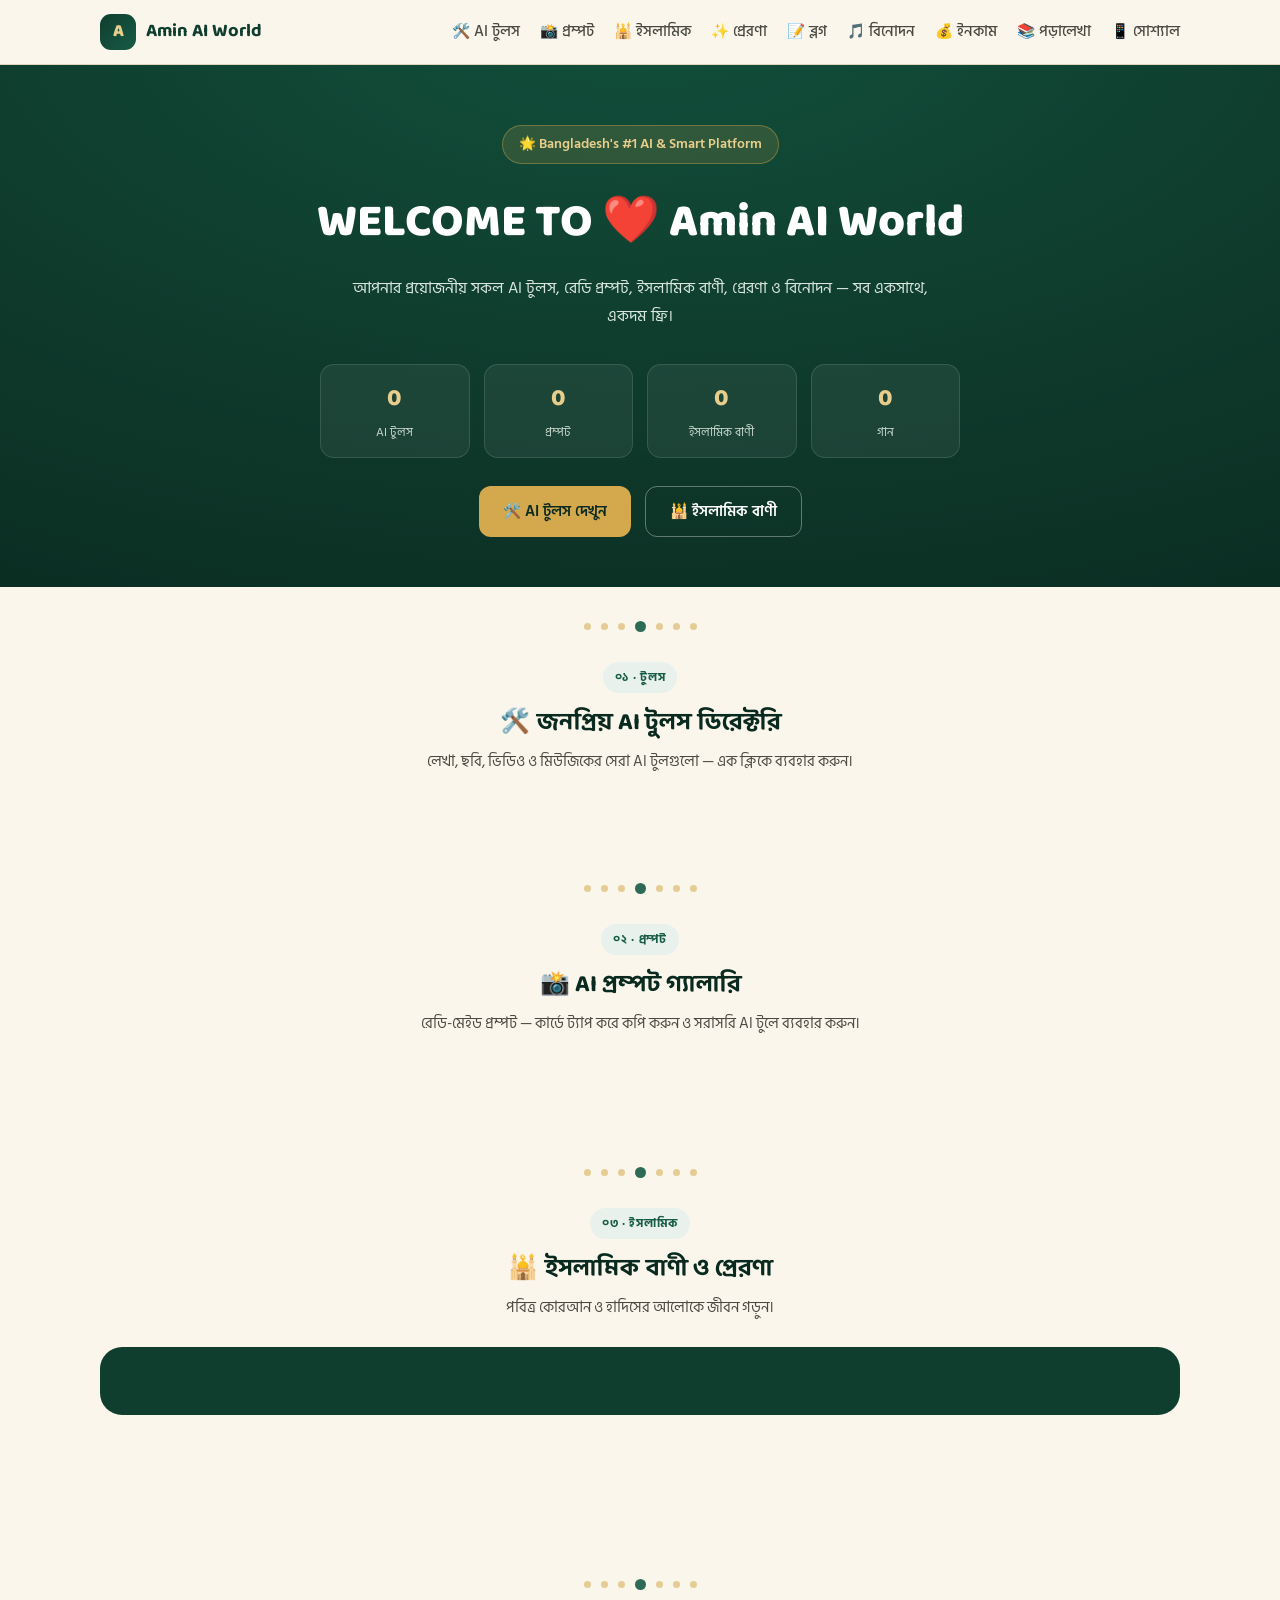
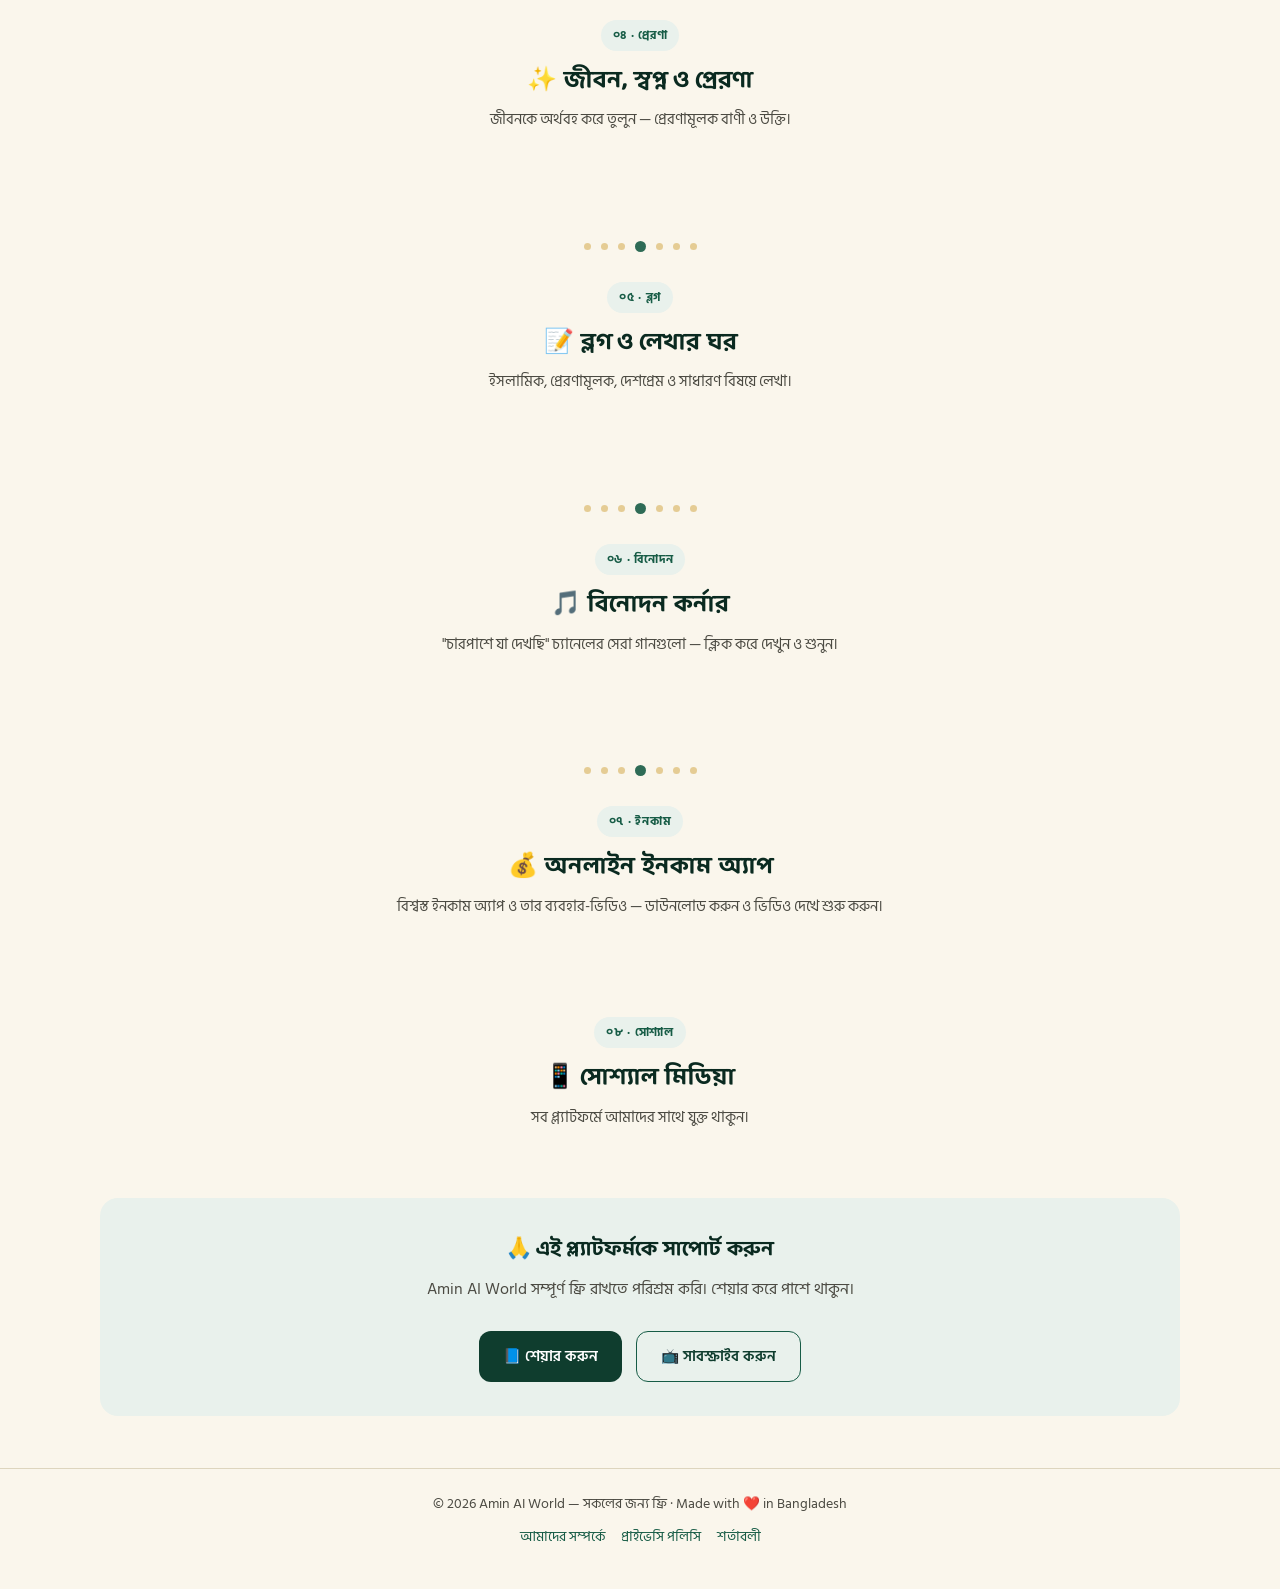
<file: index.html>
<!DOCTYPE html>
<html lang="bn">
<head>
<meta charset="UTF-8">
<meta name="viewport" content="width=device-width, initial-scale=1.0">
<meta name="apple-mobile-web-app-capable" content="yes">
<meta name="apple-mobile-web-app-status-bar-style" content="black-translucent">
<meta name="apple-mobile-web-app-title" content="Amin AI World">
<meta name="theme-color" content="#0F3D2E">
<meta name="description" content="আপনার প্রয়োজনীয় সকল অনলাইন স্মার্ট প্রজেক্ট, AI টুলস, তথ্য ও বিনোদন — Amin AI World">
<title>Amin AI World — প্রম্পট, AI টুলস, ইসলামিক বাণী, প্রেরণা ও বিনোদন</title>
<link rel="preconnect" href="https://fonts.googleapis.com">
<link rel="preconnect" href="https://fonts.gstatic.com" crossorigin>
<link href="https://fonts.googleapis.com/css2?family=Baloo+Da+2:wght@500;600;700;800&family=Hind+Siliguri:wght@400;500;600;700&display=swap" rel="stylesheet">
<link rel="manifest" href="manifest.json">
<link rel="stylesheet" href="style.css">
</head>
<body>

<header>
  <div class="nav-wrap">
    <a href="#top" class="brand"><span class="mark">A</span> Amin AI World</a>
    <button class="menu-btn" id="menuBtn" aria-label="মেনু খুলুন">☰</button>
    <nav class="links" id="navLinks">
      <a href="#tools">🛠️ AI টুলস</a>
      <a href="#prompts">📸 প্রম্পট</a>
      <a href="#islamic">🕌 ইসলামিক</a>
      <a href="#inspiration">✨ প্রেরণা</a>
      <a href="#blog">📝 ব্লগ</a>
      <a href="#entertainment">🎵 বিনোদন</a>
      <a href="#income">💰 ইনকাম</a>
      <a href="study.html">📚 পড়ালেখা</a>
      <a href="#social">📱 সোশ্যাল</a>
    </nav>
  </div>
</header>

<div id="top"></div>
<section class="hero">
  <div class="container">
    <span class="eyebrow">🌟 Bangladesh's #1 AI &amp; Smart Platform</span>
    <h1>WELCOME TO <span class="heart">❤️</span> Amin AI World</h1>
    <p class="lead">আপনার প্রয়োজনীয় সকল AI টুলস, রেডি প্রম্পট, ইসলামিক বাণী, প্রেরণা ও বিনোদন — সব একসাথে, একদম ফ্রি।</p>
    <div class="stats">
      <div class="stat"><div class="stat-num" id="cnt-tools">0</div><div class="stat-label">AI টুলস</div></div>
      <div class="stat"><div class="stat-num" id="cnt-prompts">0</div><div class="stat-label">প্রম্পট</div></div>
      <div class="stat"><div class="stat-num" id="cnt-islamic">0</div><div class="stat-label">ইসলামিক বাণী</div></div>
      <div class="stat"><div class="stat-num" id="cnt-music">0</div><div class="stat-label">গান</div></div>
    </div>
    <div class="hero-ctas">
      <a href="#tools" class="btn btn-gold">🛠️ AI টুলস দেখুন</a>
      <a href="#islamic" class="btn btn-outline">🕌 ইসলামিক বাণী</a>
    </div>
  </div>
</section>

<div class="container">

  <div class="beads"><span></span><span></span><span></span><span></span><span></span><span></span><span></span></div>
  <section class="block" id="tools">
    <div class="section-head">
      <span class="tag">০১ · টুলস</span>
      <h2>🛠️ জনপ্রিয় AI টুলস ডিরেক্টরি</h2>
      <p>লেখা, ছবি, ভিডিও ও মিউজিকের সেরা AI টুলগুলো — এক ক্লিকে ব্যবহার করুন।</p>
    </div>
    <div class="grid" id="toolsGrid"></div>
  </section>

  <div class="beads"><span></span><span></span><span></span><span></span><span></span><span></span><span></span></div>
  <section class="block" id="prompts">
    <div class="section-head">
      <span class="tag">০২ · প্রম্পট</span>
      <h2>📸 AI প্রম্পট গ্যালারি</h2>
      <p>রেডি-মেইড প্রম্পট — কার্ডে ট্যাপ করে কপি করুন ও সরাসরি AI টুলে ব্যবহার করুন।</p>
    </div>
    <div class="filters" id="promptFilters"></div>
    <div class="grid" id="promptsGrid"></div>
  </section>

  <div class="beads"><span></span><span></span><span></span><span></span><span></span><span></span><span></span></div>
  <section class="block" id="islamic">
    <div class="section-head">
      <span class="tag">০৩ · ইসলামিক</span>
      <h2>🕌 ইসলামিক বাণী ও প্রেরণা</h2>
      <p>পবিত্র কোরআন ও হাদিসের আলোকে জীবন গড়ুন।</p>
    </div>
    <div class="quote-strip">
      <p id="dailyQuote"></p>
      <span id="dailyQuoteAttr"></span>
    </div>
    <div class="grid" id="islamicGrid"></div>
    <div class="grid" id="islamicLinksGrid" style="padding-top:0;"></div>
  </section>

  <div class="beads"><span></span><span></span><span></span><span></span><span></span><span></span><span></span></div>
  <section class="block" id="inspiration">
    <div class="section-head">
      <span class="tag">০৪ · প্রেরণা</span>
      <h2>✨ জীবন, স্বপ্ন ও প্রেরণা</h2>
      <p>জীবনকে অর্থবহ করে তুলুন — প্রেরণামূলক বাণী ও উক্তি।</p>
    </div>
    <div class="grid" id="inspirationGrid"></div>
  </section>

  <div class="beads"><span></span><span></span><span></span><span></span><span></span><span></span><span></span></div>
  <section class="block" id="blog">
    <div class="section-head">
      <span class="tag">০৫ · ব্লগ</span>
      <h2>📝 ব্লগ ও লেখার ঘর</h2>
      <p>ইসলামিক, প্রেরণামূলক, দেশপ্রেম ও সাধারণ বিষয়ে লেখা।</p>
    </div>
    <div class="grid" id="blogGrid"></div>
  </section>

  <div class="beads"><span></span><span></span><span></span><span></span><span></span><span></span><span></span></div>
  <section class="block" id="entertainment">
    <div class="section-head">
      <span class="tag">০৬ · বিনোদন</span>
      <h2>🎵 বিনোদন কর্নার</h2>
      <p>"চারপাশে যা দেখছি" চ্যানেলের সেরা গানগুলো — ক্লিক করে দেখুন ও শুনুন।</p>
    </div>
    <div class="grid" id="entertainmentGrid"></div>
  </section>

  <div class="beads"><span></span><span></span><span></span><span></span><span></span><span></span><span></span></div>
  <section class="block" id="income">
    <div class="section-head">
      <span class="tag">০৭ · ইনকাম</span>
      <h2>💰 অনলাইন ইনকাম অ্যাপ</h2>
      <p>বিশ্বস্ত ইনকাম অ্যাপ ও তার ব্যবহার-ভিডিও — ডাউনলোড করুন ও ভিডিও দেখে শুরু করুন।</p>
    </div>
    <div class="cta-row" id="incomeGrid"></div>
  </section>

  <section class="block" id="social">
    <div class="section-head">
      <span class="tag">০৮ · সোশ্যাল</span>
      <h2>📱 সোশ্যাল মিডিয়া</h2>
      <p>সব প্ল্যাটফর্মে আমাদের সাথে যুক্ত থাকুন।</p>
    </div>
    <div class="social-grid" id="socialGrid"></div>

    <div class="support">
      <h2>🙏 এই প্ল্যাটফর্মকে সাপোর্ট করুন</h2>
      <p>Amin AI World সম্পূর্ণ ফ্রি রাখতে পরিশ্রম করি। শেয়ার করে পাশে থাকুন।</p>
      <div class="hero-ctas">
        <a href="https://www.facebook.com/share/1DRgjnsLRv/" target="_blank" rel="noopener" class="btn btn-gold">📘 শেয়ার করুন</a>
        <a href="https://youtube.com/@charpashezadekhchi?si=vNa2biVYhnysXzvs" target="_blank" rel="noopener" class="btn btn-outline">📺 সাবস্ক্রাইব করুন</a>
      </div>
    </div>
  </section>

</div>

<footer>
  © <span id="year"></span> Amin AI World — সকলের জন্য ফ্রি · Made with ❤️ in Bangladesh
  <div class="flinks">
    <a href="about.html">আমাদের সম্পর্কে</a>
    <a href="privacy.html">প্রাইভেসি পলিসি</a>
    <a href="terms.html">শর্তাবলী</a>
  </div>
</footer>

<div id="installBanner">
  <div class="ib-icon">📲</div>
  <div class="ib-text"><b>অ্যাপ ইনস্টল করুন</b>হোম স্ক্রিনে যোগ করে দ্রুত অ্যাক্সেস পান</div>
  <button class="go" id="installGo">যোগ করুন</button>
  <button class="close" id="installClose" aria-label="বন্ধ করুন">✕</button>
</div>

<!-- IMPORTANT: load order matters — data.js first, then script.js -->
<script src="data.js"></script>
<script src="script.js"></script>

</body>
</html>
</file>
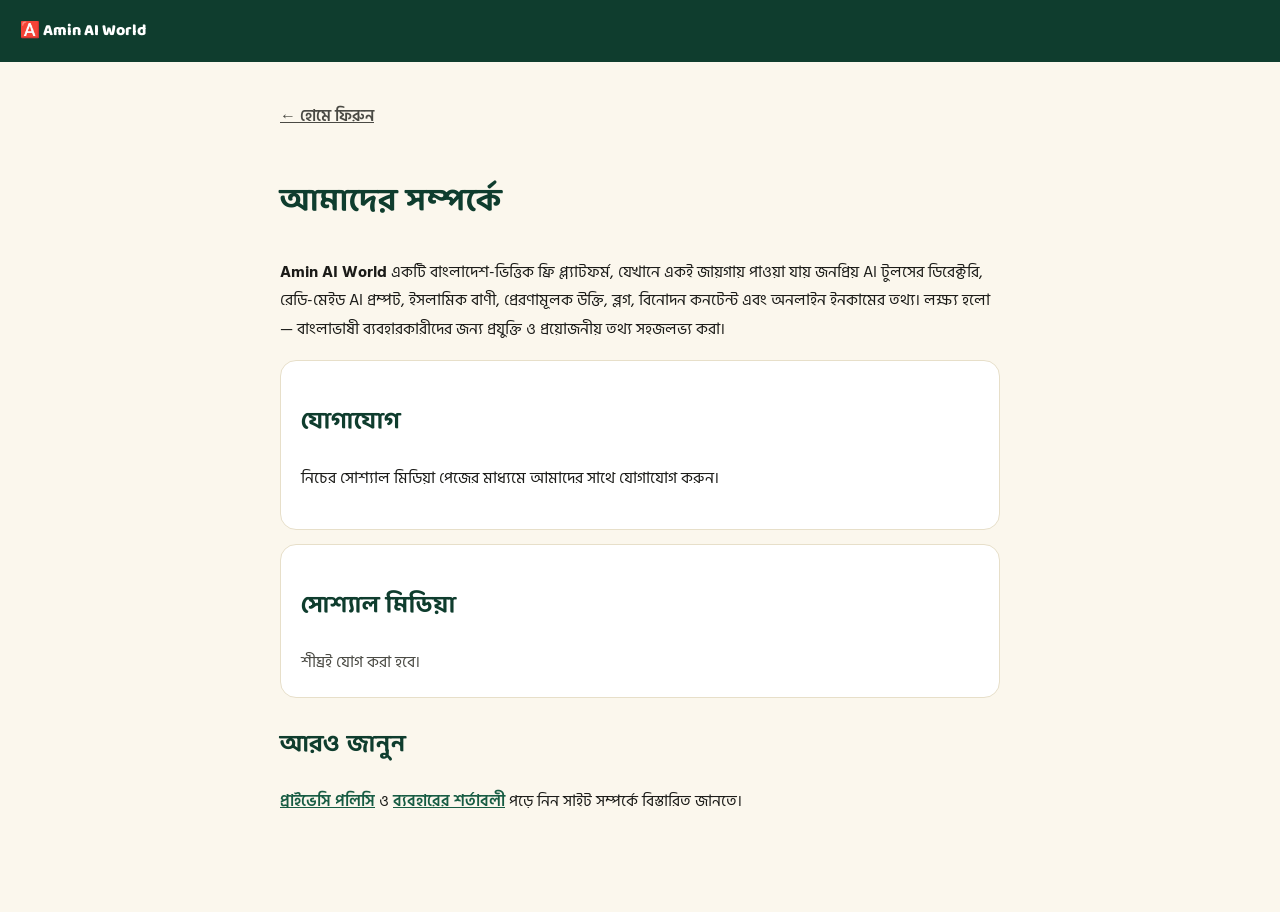
<file: about.html>
<!DOCTYPE html>
<html lang="bn">
<head>
<meta charset="UTF-8">
<meta name="viewport" content="width=device-width, initial-scale=1.0">
<link rel="manifest" href="manifest.json">
<meta name="theme-color" content="#0F3D2E">
<link rel="icon" href="icon-192.png">
<title>আমাদের সম্পর্কে — Amin AI World</title>
<link href="https://fonts.googleapis.com/css2?family=Baloo+Da+2:wght@600;700;800&family=Hind+Siliguri:wght@400;500;600;700&display=swap" rel="stylesheet">
<style>
  :root{
    --green-deep:#0F3D2E; --green-mid:#175C43; --gold:#E8A93B;
    --cream:#FBF7ED; --ink:#1B1B18; --ink-soft:#4A4A44; --line:#E7DFC9; --radius:16px;
  }
  *{box-sizing:border-box;}
  body{margin:0; background:var(--cream); color:var(--ink); font-family:'Hind Siliguri',sans-serif; line-height:1.8;}
  h1,h2{font-family:'Baloo Da 2',sans-serif; color:var(--green-deep);}
  .wrap{max-width:760px; margin:0 auto; padding:40px 20px 80px;}
  a{color:var(--green-mid); font-weight:600;}
  .back{display:inline-block; margin-bottom:22px; color:var(--ink-soft); font-weight:600;}
  header.top{background:var(--green-deep); padding:16px 20px;}
  header.top a{color:#fff; font-family:'Baloo Da 2'; font-weight:800; text-decoration:none;}
  section{margin-top:26px;}
  .card{background:#fff; border:1px solid var(--line); border-radius:var(--radius); padding:20px; margin-top:14px;}
  .social-row{display:flex; gap:12px; flex-wrap:wrap; margin-top:10px;}
  .social-pill{display:inline-flex; align-items:center; gap:8px; background:#fff; border:1px solid var(--line); border-radius:999px; padding:9px 16px; font-weight:600; font-size:0.9rem;}
</style>
</head>
<body>
<header class="top"><a href="index.html">🅰️ Amin AI World</a></header>
<div class="wrap">
  <a class="back" href="index.html">← হোমে ফিরুন</a>
  <h1>আমাদের সম্পর্কে</h1>

  <section>
    <p><b>Amin AI World</b> একটি বাংলাদেশ-ভিত্তিক ফ্রি প্ল্যাটফর্ম, যেখানে একই জায়গায় পাওয়া যায় জনপ্রিয় AI টুলসের ডিরেক্টরি, রেডি-মেইড AI প্রম্পট, ইসলামিক বাণী, প্রেরণামূলক উক্তি, ব্লগ, বিনোদন কনটেন্ট এবং অনলাইন ইনকামের তথ্য। লক্ষ্য হলো — বাংলাভাষী ব্যবহারকারীদের জন্য প্রযুক্তি ও প্রয়োজনীয় তথ্য সহজলভ্য করা।</p>
  </section>

  <section class="card">
    <h2>যোগাযোগ</h2>
    <p id="contactBlock">লোড হচ্ছে...</p>
  </section>

  <section class="card">
    <h2>সোশ্যাল মিডিয়া</h2>
    <div class="social-row" id="socialRow"></div>
  </section>

  <section>
    <h2>আরও জানুন</h2>
    <p><a href="privacy.html">প্রাইভেসি পলিসি</a> ও <a href="terms.html">ব্যবহারের শর্তাবলী</a> পড়ে নিন সাইট সম্পর্কে বিস্তারিত জানতে।</p>
  </section>
</div>

<script>
fetch('data.json?v=' + Date.now())
  .then(r => r.json())
  .then(d => {
    const email = (d.settings && d.settings.contactEmail) ? d.settings.contactEmail : '';
    document.getElementById('contactBlock').innerHTML = email
      ? `ইমেইল: <a href="mailto:${email}">${email}</a>`
      : `নিচের সোশ্যাল মিডিয়া পেজের মাধ্যমে আমাদের সাথে যোগাযোগ করুন।`;

    const social = d.social || {};
    const items = [];
    if(social.facebook) items.push(`<a class="social-pill" href="${social.facebook}" target="_blank" rel="noopener">📘 ফেসবুক</a>`);
    if(social.youtube) items.push(`<a class="social-pill" href="${social.youtube}" target="_blank" rel="noopener">📺 ইউটিউব</a>`);
    document.getElementById('socialRow').innerHTML = items.join('') || '<span style="color:#4A4A44;">শীঘ্রই যোগ করা হবে।</span>';
  })
  .catch(() => {
    document.getElementById('contactBlock').textContent = 'তথ্য লোড করা যায়নি।';
  });
</script>
</body>
</html>
</file>
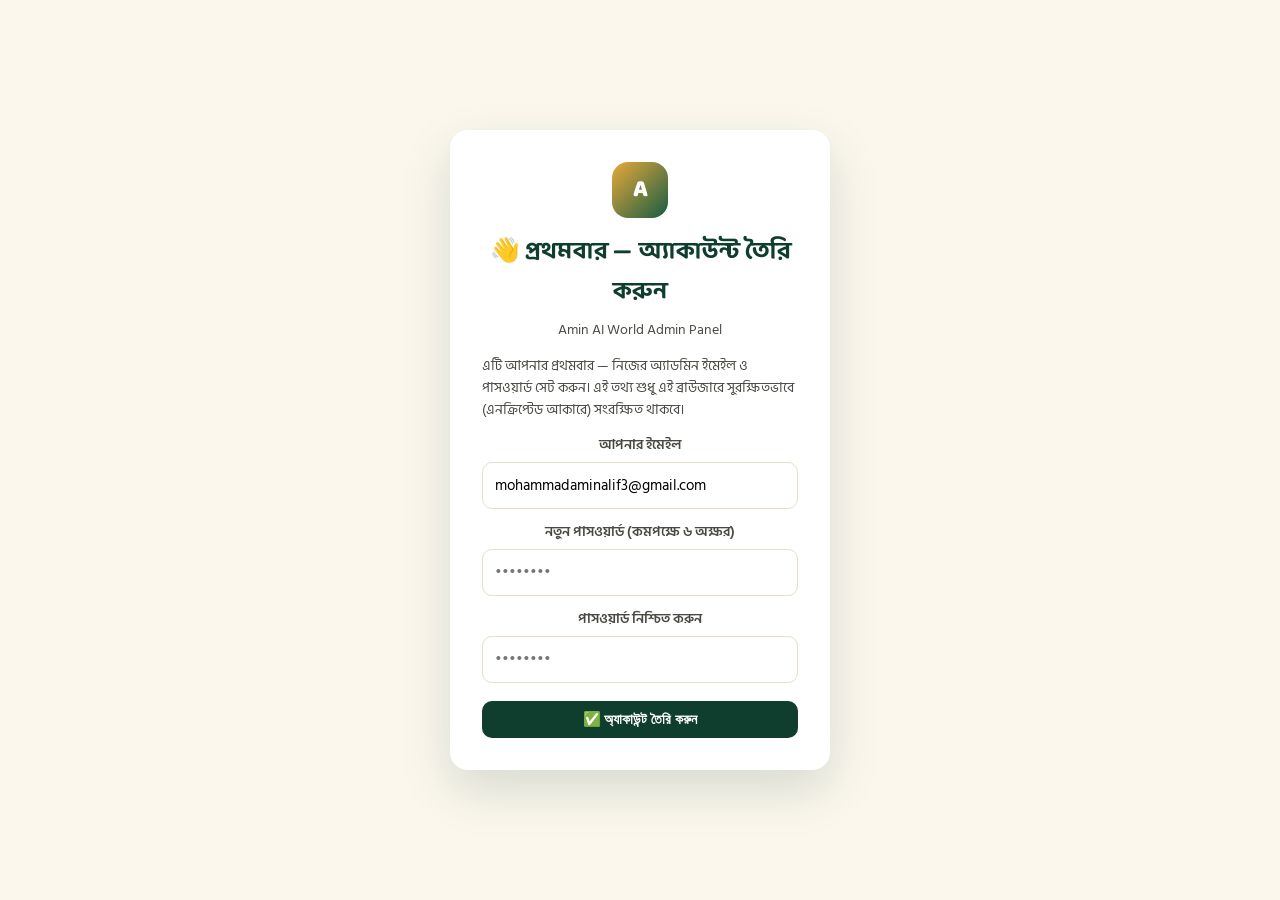
<file: admin.html>
<!DOCTYPE html>
<html lang="bn">
<head>
<meta charset="UTF-8">
<meta name="viewport" content="width=device-width, initial-scale=1.0">
<title>Admin Panel — Amin AI World</title>
<link href="https://fonts.googleapis.com/css2?family=Baloo+Da+2:wght@600;700;800&family=Hind+Siliguri:wght@400;500;600;700&display=swap" rel="stylesheet">
<style>
  :root{
    --green-deep:#0F3D2E; --green-mid:#175C43; --gold:#E8A93B; --gold-soft:#F3D9A0;
    --cream:#FBF7ED; --paper:#FFFDF7; --maroon:#7A2331; --ink:#1B1B18; --ink-soft:#4A4A44;
    --line:#E7DFC9; --radius:14px; --danger:#C0392B; --ok:#1E8449;
  }
  *{box-sizing:border-box;}
  body{margin:0; background:var(--cream); color:var(--ink); font-family:'Hind Siliguri',sans-serif;}
  h1,h2,h3,.display{font-family:'Baloo Da 2',sans-serif; color:var(--green-deep); margin:0;}
  input,textarea,select{
    width:100%; padding:10px 12px; border-radius:10px; border:1px solid var(--line);
    font-family:inherit; font-size:0.95rem; background:#fff;
  }
  label{display:block; font-size:0.85rem; font-weight:600; color:var(--ink-soft); margin:12px 0 6px;}
  .btn{display:inline-flex; align-items:center; gap:8px; padding:10px 18px; border-radius:10px; font-weight:700; font-size:0.9rem; cursor:pointer; border:none;}
  .btn-gold{background:var(--gold); color:var(--green-deep);}
  .btn-green{background:var(--green-deep); color:#fff;}
  .btn-outline{background:#fff; border:1px solid var(--line); color:var(--ink);}
  .btn-danger{background:var(--danger); color:#fff;}
  .btn:disabled{opacity:.5; cursor:not-allowed;}
  .card{background:#fff; border:1px solid var(--line); border-radius:var(--radius); padding:20px;}
  .msg{padding:10px 14px; border-radius:10px; font-size:0.88rem; margin-top:10px;}
  .msg.ok{background:#E8F6EE; color:var(--ok);}
  .msg.err{background:#FBEAE8; color:var(--danger);}
  .hidden{display:none !important;}

  /* Login screen */
  #authScreen{min-height:100vh; display:flex; align-items:center; justify-content:center; padding:20px;}
  .auth-box{width:100%; max-width:380px; background:#fff; border-radius:18px; padding:32px; box-shadow:0 20px 50px rgba(15,61,46,.15); text-align:center;}
  .auth-mark{width:56px; height:56px; border-radius:16px; background:linear-gradient(135deg,var(--gold),var(--green-mid)); color:#fff; display:flex; align-items:center; justify-content:center; font-size:1.5rem; margin:0 auto 14px; font-family:'Baloo Da 2'; font-weight:800;}

  /* App shell */
  #appScreen{display:none;}
  #appScreen.show{display:flex; min-height:100vh;}
  .sidebar{width:230px; background:var(--green-deep); color:#fff; flex-shrink:0; padding:20px 14px; position:sticky; top:0; height:100vh; overflow-y:auto;}
  .sidebar .brand{font-family:'Baloo Da 2'; font-weight:800; font-size:1.1rem; margin-bottom:20px; display:flex; align-items:center; gap:8px;}
  .sidebar button.tab-btn{
    display:flex; align-items:center; gap:10px; width:100%; text-align:left; background:none; border:none;
    color:rgba(255,255,255,.8); padding:10px 12px; border-radius:10px; font-size:0.9rem; cursor:pointer; margin-bottom:2px;
  }
  .sidebar button.tab-btn:hover{background:rgba(255,255,255,.08);}
  .sidebar button.tab-btn.active{background:var(--gold); color:var(--green-deep); font-weight:700;}
  .sidebar .logout{margin-top:20px; width:100%; background:rgba(255,255,255,.1); color:#fff; border:none; padding:10px; border-radius:10px; cursor:pointer; font-size:0.85rem;}
  .main{flex:1; padding:24px 28px; max-width:980px;}
  .topbar{display:flex; justify-content:space-between; align-items:center; gap:16px; flex-wrap:wrap; margin-bottom:22px;}
  .stat-row{display:flex; gap:14px; flex-wrap:wrap; margin-bottom:24px;}
  .stat-pill{background:#fff; border:1px solid var(--line); border-radius:12px; padding:12px 18px; text-align:center; min-width:90px;}
  .stat-pill b{display:block; font-size:1.3rem; color:var(--green-deep); font-family:'Baloo Da 2';}
  .stat-pill span{font-size:0.75rem; color:var(--ink-soft);}
  .tab-panel{display:none;}
  .tab-panel.active{display:block;}
  .item-row{display:flex; justify-content:space-between; align-items:center; gap:10px; padding:12px 14px; border:1px solid var(--line); border-radius:10px; margin-bottom:8px; background:var(--paper);}
  .item-row .info{font-size:0.88rem;}
  .item-row .info b{display:block; color:var(--ink);}
  .item-row .info span{color:var(--ink-soft); font-size:0.78rem;}
  .del-btn{background:none; border:none; color:var(--danger); cursor:pointer; font-size:1.1rem;}
  .two-col{display:grid; grid-template-columns:1fr 1fr; gap:14px;}
  @media(max-width:700px){ .two-col{grid-template-columns:1fr;} #appScreen.show{flex-direction:column;} .sidebar{width:100%; height:auto; position:relative;} }
  .publish-bar{
    position:sticky; top:0; z-index:10; background:var(--paper); border:1px solid var(--line); border-radius:12px;
    padding:14px 18px; display:flex; justify-content:space-between; align-items:center; gap:12px; flex-wrap:wrap; margin-bottom:22px;
  }
  .guide-step{display:flex; gap:12px; margin-bottom:16px;}
  .guide-step .n{width:30px; height:30px; border-radius:50%; background:var(--gold); color:var(--green-deep); display:flex; align-items:center; justify-content:center; font-weight:800; flex-shrink:0;}
  code{background:var(--cream); padding:2px 6px; border-radius:6px; font-size:0.85em;}
  small.hint{color:var(--ink-soft); font-size:0.78rem;}
</style>
</head>
<body>

<!-- ============ AUTH SCREEN ============ -->
<div id="authScreen">
  <div class="auth-box">
    <div class="auth-mark">A</div>
    <h2 id="authTitle">🔐 Admin লগইন</h2>
    <p id="authSub" style="color:var(--ink-soft); font-size:0.88rem; margin-top:6px;">Amin AI World Admin Panel</p>

    <div id="loginForm">
      <label>ইমেইল</label>
      <input type="email" id="loginEmail" placeholder="you@example.com">
      <label>পাসওয়ার্ড</label>
      <input type="password" id="loginPass" placeholder="••••••••">
      <button class="btn btn-gold" style="width:100%; margin-top:18px; justify-content:center;" onclick="handleLogin()">প্রবেশ করুন →</button>
      <div id="loginMsg"></div>
    </div>

    <div id="setupForm" class="hidden">
      <p style="font-size:0.85rem; color:var(--ink-soft); text-align:left;">এটি আপনার প্রথমবার — নিজের অ্যাডমিন ইমেইল ও পাসওয়ার্ড সেট করুন। এই তথ্য শুধু এই ব্রাউজারে সুরক্ষিতভাবে (এনক্রিপ্টেড আকারে) সংরক্ষিত থাকবে।</p>
      <label>আপনার ইমেইল</label>
      <input type="email" id="setupEmail" placeholder="you@example.com">
      <label>নতুন পাসওয়ার্ড (কমপক্ষে ৬ অক্ষর)</label>
      <input type="password" id="setupPass" placeholder="••••••••">
      <label>পাসওয়ার্ড নিশ্চিত করুন</label>
      <input type="password" id="setupPass2" placeholder="••••••••">
      <button class="btn btn-green" style="width:100%; margin-top:18px; justify-content:center;" onclick="handleSetup()">✅ অ্যাকাউন্ট তৈরি করুন</button>
      <div id="setupMsg"></div>
    </div>
  </div>
</div>

<!-- ============ APP SCREEN ============ -->
<div id="appScreen">
  <div class="sidebar">
    <div class="brand">🅰️ Amin AI World</div>
    <button class="tab-btn active" data-tab="dashboard">📊 ড্যাশবোর্ড</button>
    <button class="tab-btn" data-tab="tools">🛠️ AI টুলস</button>
    <button class="tab-btn" data-tab="prompts">📸 প্রম্পট</button>
    <button class="tab-btn" data-tab="songs">🎵 গান</button>
    <button class="tab-btn" data-tab="income">💰 ইনকাম</button>
    <button class="tab-btn" data-tab="blog">📝 ব্লগ পোস্ট</button>
    <button class="tab-btn" data-tab="islamic">🕌 ইসলামিক</button>
    <button class="tab-btn" data-tab="inspiration">✨ প্রেরণা</button>
    <button class="tab-btn" data-tab="settings">⚙️ সেটিংস</button>
    <button class="tab-btn" data-tab="guide">📖 গাইড</button>
    <button class="logout" onclick="handleLogout()">🚪 লগআউট</button>
  </div>

  <div class="main">
    <div class="publish-bar">
      <div>
        <b style="font-size:0.9rem;">🔑 GitHub Token</b><br>
        <small class="hint">সাইটে পরিবর্তন সবার জন্য প্রকাশ করতে প্রতিবার টোকেন দিন — এটি সংরক্ষণ করা হয় না।</small>
      </div>
      <div style="display:flex; gap:8px; flex-wrap:wrap; align-items:center;">
        <input type="password" id="ghToken" placeholder="ghp_xxxxxxxxxxxx" style="width:220px;">
        <button class="btn btn-green" onclick="publishData()">🚀 সবার জন্য প্রকাশ করুন</button>
      </div>
    </div>
    <div id="publishMsg"></div>

    <div class="stat-row">
      <div class="stat-pill"><b id="statTools">0</b><span>AI টুলস</span></div>
      <div class="stat-pill"><b id="statPrompts">0</b><span>প্রম্পট</span></div>
      <div class="stat-pill"><b id="statSongs">0</b><span>গান</span></div>
      <div class="stat-pill"><b id="statIncome">0</b><span>ইনকাম অ্যাপ</span></div>
      <div class="stat-pill"><b id="statIslamic">0</b><span>ইসলামিক বাণী</span></div>
      <div class="stat-pill"><b id="statBlog">0</b><span>ব্লগ পোস্ট</span></div>
    </div>

    <!-- DASHBOARD -->
    <div class="tab-panel active" id="tab-dashboard">
      <div class="card">
        <h3>স্বাগতম 👋</h3>
        <p style="color:var(--ink-soft);">বাম পাশের মেনু থেকে যেকোনো কনটেন্ট (AI টুলস, প্রম্পট, গান, মুভি, ব্লগ, ইসলামিক বাণী, প্রেরণা) যোগ, এডিট বা মুছে ফেলুন। পরিবর্তন করার পর উপরে <b>"সবার জন্য প্রকাশ করুন"</b> বাটনে ক্লিক করলে তা সঙ্গে সঙ্গে আপনার লাইভ ওয়েবসাইটে সবার জন্য দেখা যাবে।</p>
        <p style="color:var(--ink-soft);">প্রকাশ করার আগে যেকোনো পরিবর্তন শুধু আপনার এই ব্রাউজারে খসড়া (draft) হিসেবে থাকে — কাউকে দেখানো হয় না, যতক্ষণ না আপনি প্রকাশ করছেন।</p>
      </div>
    </div>

    <!-- AI TOOLS -->
    <div class="tab-panel" id="tab-tools">
      <div class="card">
        <h3>🛠️ নতুন AI টুল যোগ করুন</h3>
        <div class="two-col">
          <div><label>টুলের নাম *</label><input id="toolName" placeholder="যেমন: Claude AI"></div>
          <div><label>লিংক (URL) *</label><input id="toolUrl" placeholder="https://claude.ai"></div>
          <div><label>ক্যাটাগরি</label><input id="toolCat" placeholder="চ্যাট ও লেখা / ছবি তৈরি / ভিডিও তৈরি..."></div>
          <div><label>ইমোজি আইকন</label><input id="toolIcon" placeholder="🤖"></div>
        </div>
        <label>ছোট বিবরণ</label>
        <textarea id="toolDesc" rows="2" placeholder="এই টুলটি কী কাজে ব্যবহার হয়"></textarea>
        <button class="btn btn-gold" style="margin-top:14px;" onclick="addTool()">✅ AI টুল যোগ করুন</button>
      </div>
      <h3 style="margin:20px 0 10px;">বর্তমান তালিকা</h3>
      <div id="toolsList"></div>
    </div>

    <!-- PROMPTS -->
    <div class="tab-panel" id="tab-prompts">
      <div class="card">
        <h3>📸 নতুন প্রম্পট যোগ করুন</h3>
        <label>ছবি বেছে নিন (ঐচ্ছিক)</label>
        <input type="file" id="promptImgFile" accept="image/*" onchange="handleImageUpload(this,'promptImgPreview')">
        <img id="promptImgPreview" style="max-width:160px; margin-top:8px; border-radius:8px;">
        <div id="promptImgPreviewMsg" style="font-size:0.8rem; color:var(--green-mid); margin-top:4px;"></div>
        <div class="two-col">
          <div><label>শিরোনাম (বাংলা) *</label><input id="promptTitle" placeholder="রোমান্টিক সন্ধ্যা"></div>
          <div><label>Title (English)</label><input id="promptTitleEn" placeholder="Romantic Evening"></div>
          <div>
            <label>ক্যাটাগরি *</label>
            <select id="promptCat">
              <option value="romantic">💑 রোমান্টিক</option>
              <option value="man">🧔 পুরুষ (Man)</option>
              <option value="woman">👩 নারী (Woman)</option>
              <option value="others">🎨 অন্যান্য</option>
              <option value="trending">🔥 ট্রেন্ডিং</option>
              <option value="worldwide">🌍 ওয়ার্ল্ডওয়াইড</option>
            </select>
          </div>
          <div>
            <label>AI টুল</label>
            <select id="promptTool">
              <option>Midjourney</option><option>DALL·E 3</option><option>Stable Diffusion</option>
              <option>Leonardo AI</option><option>Kling AI</option><option>Ideogram</option><option>অন্যান্য</option>
            </select>
          </div>
          <div>
            <label>থিম রঙ</label>
            <select id="promptTheme">
              <option value="pink">🌸 গোলাপি</option><option value="violet">💜 ভায়োলেট</option>
              <option value="blue">🩵 নীল</option><option value="red">❤️ লাল</option>
              <option value="green">🌿 সবুজ</option><option value="dark">🌙 অন্ধকার</option>
            </select>
          </div>
        </div>
        <label>প্রম্পট টেক্সট *</label>
        <textarea id="promptText" rows="3" placeholder="A cinematic portrait of..."></textarea>
        <button class="btn btn-gold" style="margin-top:14px;" onclick="addPrompt()">✅ প্রম্পট যোগ করুন</button>
      </div>
      <h3 style="margin:20px 0 10px;">বর্তমান তালিকা</h3>
      <div id="promptsList"></div>
    </div>

    <!-- SONGS -->
    <div class="tab-panel" id="tab-songs">
      <div class="card">
        <h3>🎵 নতুন গান যোগ করুন</h3>
        <label>গানের শিরোনাম *</label>
        <input id="songTitle" placeholder="গানের নাম">
        <label>YouTube লিংক বা ID *</label>
        <input id="songUrl" placeholder="https://youtu.be/xxxxxxxxxxx">
        <label>ক্যাটাগরি</label>
        <select id="songCat">
          <option>সাধারণ</option><option>লোকগীতি</option><option>রোমান্টিক</option>
          <option>আবেগময়</option><option>সামাজিক</option><option>অনুপ্রেরণামূলক</option>
          <option>দেশাত্মবোধক</option><option>ইসলামিক</option>
        </select>
        <button class="btn btn-gold" style="margin-top:14px;" onclick="addSong()">✅ গান যোগ করুন</button>
      </div>
      <h3 style="margin:20px 0 10px;">বর্তমান তালিকা</h3>
      <div id="songsList"></div>
    </div>

    <!-- INCOME -->
    <div class="tab-panel" id="tab-income">
      <div class="card">
        <h3>💰 নতুন ইনকাম অ্যাপ যোগ করুন</h3>
        <label>অ্যাপের নাম *</label>
        <input id="incomeName" placeholder="যেমন: Self Digital">
        <label>Google Play / ওয়েবসাইট লিংক *</label>
        <input id="incomeUrl" placeholder="https://play.google.com/store/apps/details?id=...">
        <label>ব্যবহার-ভিডিও (YouTube লিংক বা ID, ঐচ্ছিক)</label>
        <input id="incomeVideo" placeholder="https://youtu.be/xxxxxxxxxxx">
        <button class="btn btn-gold" style="margin-top:14px;" onclick="addIncome()">✅ ইনকাম অ্যাপ যোগ করুন</button>
      </div>
      <h3 style="margin:20px 0 10px;">বর্তমান তালিকা</h3>
      <div id="incomeList"></div>
    </div>

    <!-- BLOG -->
    <div class="tab-panel" id="tab-blog">
      <div class="card">
        <h3>📝 নতুন ব্লগ পোস্ট লিখুন</h3>
        <label>কভার ছবি (ঐচ্ছিক)</label>
        <input type="file" id="blogImgFile" accept="image/*" onchange="handleImageUpload(this,'blogImgPreview')">
        <img id="blogImgPreview" style="max-width:160px; margin-top:8px; border-radius:8px;">
        <div id="blogImgPreviewMsg" style="font-size:0.8rem; color:var(--green-mid); margin-top:4px;"></div>
        <label>পোস্টের শিরোনাম *</label>
        <input id="blogTitle" placeholder="শিরোনাম লিখুন">
        <label>ক্যাটাগরি</label>
        <select id="blogCat">
          <option>🕌 ইসলামিক</option><option>✨ প্রেরণা</option><option>💚 জীবন</option>
          <option>🇧🇩 দেশপ্রেম</option><option>🤖 AI টিপস</option><option>📌 সাধারণ</option>
        </select>
        <label>ইমোজি (ছবি না থাকলে দেখাবে)</label>
        <input id="blogEmoji" placeholder="📝">
        <label>লেখার বিষয়বস্তু *</label>
        <textarea id="blogContent" rows="5" placeholder="বাংলায় লিখুন..."></textarea>
        <button class="btn btn-gold" style="margin-top:14px;" onclick="addBlog()">📝 পোস্ট প্রকাশ করুন</button>
      </div>
      <h3 style="margin:20px 0 10px;">বর্তমান পোস্টসমূহ</h3>
      <div id="blogList"></div>
    </div>

    <!-- ISLAMIC -->
    <div class="tab-panel" id="tab-islamic">
      <div class="card">
        <h3>🕌 নতুন ইসলামিক বাণী যোগ করুন</h3>
        <label>শিরোনাম *</label>
        <input id="islTitle" placeholder="যেমন: ধৈর্য">
        <label>বাণী / উক্তি *</label>
        <textarea id="islText" rows="2"></textarea>
        <div class="two-col">
          <div><label>উৎস</label><input id="islSource" placeholder="সূরা আল-বাকারা, আয়াত ১৫৩"></div>
          <div>
            <label>ক্যাটাগরি</label>
            <select id="islCat"><option>কোরআন</option><option>হাদিস</option></select>
          </div>
        </div>
        <label>থিম রঙ</label>
        <select id="islTheme">
          <option value="green">🟢 সবুজ</option><option value="blue">🔵 নীল</option>
          <option value="violet">🟣 বেগুনি</option><option value="gold">🟠 কমলা</option>
        </select>
        <button class="btn btn-gold" style="margin-top:14px;" onclick="addIslamic()">✅ বাণী যোগ করুন</button>
      </div>
      <h3 style="margin:20px 0 10px;">বর্তমান তালিকা</h3>
      <div id="islamicList"></div>
    </div>

    <!-- INSPIRATION -->
    <div class="tab-panel" id="tab-inspiration">
      <div class="card">
        <h3>✨ নতুন প্রেরণার বাণী যোগ করুন</h3>
        <label>শিরোনাম *</label>
        <input id="inspTitle" placeholder="যেমন: স্বপ্ন">
        <label>বাণী / উক্তি *</label>
        <textarea id="inspText" rows="2"></textarea>
        <div class="two-col">
          <div><label>উৎস (ঐচ্ছিক)</label><input id="inspSource"></div>
          <div>
            <label>ক্যাটাগরি</label>
            <select id="inspCat">
              <option>জীবন</option><option>স্বপ্ন</option><option>অনুপ্রেরণা</option>
              <option>সাফল্য</option><option>দেশপ্রেম</option><option>শিক্ষা</option>
            </select>
          </div>
        </div>
        <label>থিম রঙ</label>
        <select id="inspTheme">
          <option value="violet">💜 ভায়োলেট</option><option value="red">🔴 লাল</option>
          <option value="green">🟢 সবুজ</option><option value="gold">🟡 সোনালি</option>
        </select>
        <button class="btn btn-gold" style="margin-top:14px;" onclick="addInspiration()">✅ প্রেরণার বাণী যোগ করুন</button>
      </div>
      <h3 style="margin:20px 0 10px;">বর্তমান তালিকা</h3>
      <div id="inspirationList"></div>
    </div>

    <!-- SETTINGS -->
    <div class="tab-panel" id="tab-settings">
      <div class="card">
        <h3>🧑 প্রোফাইল ছবি</h3>
        <p style="color:var(--ink-soft); font-size:0.85rem;">এই ছবিটি সাইটের উপরে (নেভিগেশন) ও হোমপেজের শুরুতে দেখানো হবে।</p>
        <label>ছবি আপলোড করুন</label>
        <input type="file" id="profileImgFile" accept="image/*" onchange="handleImageUpload(this,'profileImgPreview')">
        <img id="profileImgPreview" style="max-width:140px; border-radius:50%; margin-top:10px; display:block;">
        <div id="profileImgPreviewMsg" style="font-size:0.8rem; color:var(--green-mid); margin-top:4px;"></div>
        <button class="btn btn-gold" style="margin-top:14px;" onclick="saveProfile()">✅ প্রোফাইল সেভ করুন</button>
        <div id="profileMsg"></div>
      </div>
      <div class="card" style="margin-top:16px;">
        <h3>📢 Google AdSense ও যোগাযোগ তথ্য</h3>
        <p style="color:var(--ink-soft); font-size:0.85rem;">AdSense-এ আবেদন করে অনুমোদন পাওয়ার পর নিচে আপনার Publisher ID ও Ad Slot ID বসিয়ে সেভ করুন — সাইটে বিজ্ঞাপন স্বয়ংক্রিয়ভাবে চালু হয়ে যাবে, কোনো কোড এডিট করা লাগবে না। এখন খালি রাখলে সাইটে কোনো বিজ্ঞাপন দেখাবে না।</p>
        <label>Publisher ID (ca-pub-দিয়ে শুরু)</label>
        <input id="setAdsPub" placeholder="ca-pub-XXXXXXXXXXXXXXXX">
        <div class="two-col">
          <div><label>Ad Slot — হোমপেজের উপরে</label><input id="setAdsSlotTop" placeholder="1234567890"></div>
          <div><label>Ad Slot — কনটেন্টের মাঝে</label><input id="setAdsSlotMid" placeholder="1234567890"></div>
        </div>
        <label>যোগাযোগ ইমেইল (About পেজ ও ফুটারে দেখাবে)</label>
        <input id="setContactEmail" placeholder="you@example.com">
        <button class="btn btn-gold" style="margin-top:14px;" onclick="saveSiteSettings()">✅ সেটিংস সেভ করুন</button>
        <div id="settingsMsg"></div>
      </div>
      <div class="card" style="margin-top:16px;">
        <h3>🔐 লগইন তথ্য পরিবর্তন</h3>
        <label>নতুন ইমেইল</label><input id="newEmail" placeholder="বর্তমান ইমেইল অপরিবর্তিত রাখতে খালি রাখুন">
        <label>নতুন পাসওয়ার্ড</label><input type="password" id="newPass" placeholder="বর্তমান পাসওয়ার্ড অপরিবর্তিত রাখতে খালি রাখুন">
        <label>পাসওয়ার্ড নিশ্চিত করুন</label><input type="password" id="newPass2">
        <button class="btn btn-green" style="margin-top:14px;" onclick="changeCredentials()">✅ পরিবর্তন সেভ করুন</button>
        <div id="credMsg"></div>
      </div>
      <div class="card" style="margin-top:16px;">
        <h3>🗑️ খসড়া পরিবর্তন রিসেট করুন</h3>
        <p style="color:var(--ink-soft); font-size:0.88rem;">প্রকাশ না-করা সব খসড়া পরিবর্তন মুছে সর্বশেষ প্রকাশিত অবস্থায় ফিরে যেতে চাইলে:</p>
        <button class="btn btn-danger" onclick="resetDraft()">🗑️ খসড়া রিসেট করুন</button>
      </div>
    </div>

    <!-- GUIDE -->
    <div class="tab-panel" id="tab-guide">
      <div class="card">
        <h3 style="margin-bottom:16px;">📖 ব্যবহার গাইড</h3>
        <div class="guide-step"><div class="n">১</div><div><b>GitHub Token তৈরি করুন</b><br><span style="color:var(--ink-soft); font-size:0.9rem;">প্রথমবার প্রকাশ করার আগে <a href="https://github.com/settings/tokens/new" target="_blank">github.com/settings/tokens/new</a> থেকে একটি "fine-grained" টোকেন তৈরি করুন, যেটি <b>শুধু</b> আপনার <code>Amin-Ai-world-</code> রিপোজিটরিতে অ্যাক্সেস দেয় এবং শুধু <code>Contents: Read & Write</code> পারমিশন থাকে। টোকেন কপি করে উপরের বক্সে পেস্ট করুন — এটি সংরক্ষণ করা হয় না, প্রতিবার নতুন করে দিতে হবে।</span></div></div>
        <div class="guide-step"><div class="n">২</div><div><b>কনটেন্ট যোগ করুন</b><br><span style="color:var(--ink-soft); font-size:0.9rem;">বাম মেনু থেকে যেকোনো ট্যাবে গিয়ে ফর্ম পূরণ করে "যোগ করুন" চাপুন। এটি এখনো শুধু খসড়া — লাইভ সাইটে দেখা যাবে না।</span></div></div>
        <div class="guide-step"><div class="n">৩</div><div><b>প্রকাশ করুন</b><br><span style="color:var(--ink-soft); font-size:0.9rem;">উপরে GitHub Token বসিয়ে "🚀 সবার জন্য প্রকাশ করুন" চাপুন। ১-২ মিনিটের মধ্যে পরিবর্তন লাইভ সাইটে দেখা যাবে।</span></div></div>
        <div class="guide-step"><div class="n">৪</div><div><b>Admin লিংক</b><br><span style="color:var(--ink-soft); font-size:0.9rem;"><code>mohammadaminalif3-creator.github.io/Amin-Ai-world-/admin.html</code></span></div></div>
        <div class="guide-step"><div class="n">৫</div><div><b>Google AdSense-এ আবেদন</b><br><span style="color:var(--ink-soft); font-size:0.9rem;"><a href="https://www.google.com/adsense/start/" target="_blank">google.com/adsense</a>-এ গিয়ে আপনার সাইটের লিংক দিয়ে আবেদন করুন। অনুমোদনের পর যে Publisher ID (ca-pub-...) পাবেন সেটা "⚙️ সেটিংস" ট্যাবে বসিয়ে সেভ ও প্রকাশ করলেই সাইটে বিজ্ঞাপন চালু হয়ে যাবে। অনুমোদন পেতে সাধারণত মৌলিক/অরিজিনাল কনটেন্ট, নিয়মিত আপডেট ও কিছুদিনের পুরনো সাইট থাকা দরকার — তাই ব্লগ পোস্ট নিয়মিত লেখা জরুরি।</span></div></div>
      </div>
    </div>
  </div>
</div>

<script>
const GH_OWNER = 'mohammadaminalif3-creator';
const GH_REPO  = 'Amin-Ai-world-';
const DATA_PATH = 'data.json';
const AUTH_KEY = 'aaw_admin_auth_v1';
const DRAFT_KEY = 'aaw_admin_draft_v1';
// শুধু এই ইমেইল দিয়েই প্রথমবার Admin অ্যাকাউন্ট সেটআপ করা যাবে
const ALLOWED_OWNER_EMAIL = 'mohammadaminalif3@gmail.com';

let DATA = { aiTools:[], songs:[], prompts:[], islamicQuotes:[], inspirationQuotes:[], blogPosts:[], income:[], settings:{contactEmail:'',adsensePubId:'',adsenseSlotTop:'',adsenseSlotMid:''}, profile:{name:'',image:''} };

// ---------- crypto helpers ----------
async function sha256(text){
  const buf = await crypto.subtle.digest('SHA-256', new TextEncoder().encode(text));
  return Array.from(new Uint8Array(buf)).map(b=>b.toString(16).padStart(2,'0')).join('');
}
function randomSalt(){
  return Array.from(crypto.getRandomValues(new Uint8Array(16))).map(b=>b.toString(16).padStart(2,'0')).join('');
}

// ---------- auth ----------
function getAuth(){
  try{ return JSON.parse(localStorage.getItem(AUTH_KEY)); }catch(e){ return null; }
}
function saveAuth(obj){ localStorage.setItem(AUTH_KEY, JSON.stringify(obj)); }

function initAuthScreen(){
  const auth = getAuth();
  if(!auth){
    document.getElementById('authTitle').textContent = '👋 প্রথমবার — অ্যাকাউন্ট তৈরি করুন';
    document.getElementById('loginForm').classList.add('hidden');
    document.getElementById('setupForm').classList.remove('hidden');
    const se = document.getElementById('setupEmail');
    se.value = ALLOWED_OWNER_EMAIL;
    se.readOnly = true;
  } else {
    document.getElementById('authTitle').textContent = '🔐 Admin লগইন';
    document.getElementById('loginForm').classList.remove('hidden');
    document.getElementById('setupForm').classList.add('hidden');
  }
}

async function handleSetup(){
  const email = document.getElementById('setupEmail').value.trim();
  const pass = document.getElementById('setupPass').value;
  const pass2 = document.getElementById('setupPass2').value;
  const msg = document.getElementById('setupMsg');
  if(!email || !pass){ msg.innerHTML = '<div class="msg err">ইমেইল ও পাসওয়ার্ড দিন।</div>'; return; }
  if(email.toLowerCase() !== ALLOWED_OWNER_EMAIL.toLowerCase()){ msg.innerHTML = '<div class="msg err">❌ এই ইমেইল দিয়ে অ্যাকাউন্ট তৈরি করার অনুমতি নেই। শুধু সাইটের মালিকের ইমেইল দিয়েই প্রথম সেটআপ করা যাবে।</div>'; return; }
  if(pass.length < 6){ msg.innerHTML = '<div class="msg err">পাসওয়ার্ড কমপক্ষে ৬ অক্ষরের হতে হবে।</div>'; return; }
  if(pass !== pass2){ msg.innerHTML = '<div class="msg err">পাসওয়ার্ড দুটি মিলছে না।</div>'; return; }
  const salt = randomSalt();
  const passHash = await sha256(salt + pass);
  saveAuth({ email, salt, passHash });
  enterApp();
}

async function handleLogin(){
  const email = document.getElementById('loginEmail').value.trim();
  const pass = document.getElementById('loginPass').value;
  const msg = document.getElementById('loginMsg');
  const auth = getAuth();
  if(!auth){ initAuthScreen(); return; }
  const passHash = await sha256(auth.salt + pass);
  if(email === auth.email && passHash === auth.passHash){
    enterApp();
  } else {
    msg.innerHTML = '<div class="msg err">❌ ভুল ইমেইল বা পাসওয়ার্ড!</div>';
  }
}

function handleLogout(){
  document.getElementById('appScreen').classList.remove('show');
  document.getElementById('authScreen').style.display = 'flex';
  document.getElementById('loginEmail').value = '';
  document.getElementById('loginPass').value = '';
}

async function changeCredentials(){
  const auth = getAuth();
  const newEmail = document.getElementById('newEmail').value.trim();
  const newPass = document.getElementById('newPass').value;
  const newPass2 = document.getElementById('newPass2').value;
  const msg = document.getElementById('credMsg');
  if(newPass && newPass.length < 6){ msg.innerHTML = '<div class="msg err">পাসওয়ার্ড কমপক্ষে ৬ অক্ষরের হতে হবে।</div>'; return; }
  if(newPass && newPass !== newPass2){ msg.innerHTML = '<div class="msg err">পাসওয়ার্ড দুটি মিলছে না।</div>'; return; }
  const updated = { email: newEmail || auth.email, salt: auth.salt, passHash: auth.passHash };
  if(newPass){ updated.passHash = await sha256(auth.salt + newPass); }
  saveAuth(updated);
  document.getElementById('newEmail').value = '';
  document.getElementById('newPass').value = '';
  document.getElementById('newPass2').value = '';
  msg.innerHTML = '<div class="msg ok">✅ লগইন তথ্য আপডেট হয়েছে।</div>';
}

function enterApp(){
  document.getElementById('authScreen').style.display = 'none';
  document.getElementById('appScreen').classList.add('show');
  loadWorkingData();
}

// ---------- data loading ----------
async function loadWorkingData(){
  const draft = localStorage.getItem(DRAFT_KEY);
  if(draft){
    try{ DATA = JSON.parse(draft); renderAll(); return; }catch(e){}
  }
  try{
    const res = await fetch('data.json?v=' + Date.now());
    DATA = await res.json();
  }catch(e){
    console.error('data.json লোড করা যায়নি', e);
  }
  renderAll();
}
function saveDraft(){
  localStorage.setItem(DRAFT_KEY, JSON.stringify(DATA));
  renderAll();
}
function resetDraft(){
  if(!confirm('সব খসড়া (প্রকাশ না-করা) পরিবর্তন মুছে ফেলা হবে। নিশ্চিত?')) return;
  localStorage.removeItem(DRAFT_KEY);
  loadWorkingData();
}

function uid(prefix){ return prefix + Date.now().toString(36) + Math.random().toString(36).slice(2,6); }

// ---------- image upload ----------
// ছবি অটো-রিসাইজ ও কম্প্রেস করে — বড় ছবি দিলেও সাইটের জন্য উপযুক্ত ছোট সাইজে বদলে যাবে
const MAX_IMG_DIMENSION = 1280;   // পিক্সেল, এর বেশি বড় দিক থাকলে ছোট করা হবে
const TARGET_IMG_KB = 300;        // এই সাইজের নিচে রাখার চেষ্টা করা হবে

function compressImageFile(file){
  return new Promise((resolve, reject)=>{
    const img = new Image();
    const reader = new FileReader();
    reader.onload = e => { img.src = e.target.result; };
    reader.onerror = reject;
    img.onload = () => {
      let { width, height } = img;
      if(width > MAX_IMG_DIMENSION || height > MAX_IMG_DIMENSION){
        if(width >= height){ height = Math.round(height * (MAX_IMG_DIMENSION/width)); width = MAX_IMG_DIMENSION; }
        else { width = Math.round(width * (MAX_IMG_DIMENSION/height)); height = MAX_IMG_DIMENSION; }
      }
      const canvas = document.createElement('canvas');
      canvas.width = width; canvas.height = height;
      const ctx = canvas.getContext('2d');
      ctx.fillStyle = '#FFFFFF'; ctx.fillRect(0,0,width,height); // PNG স্বচ্ছতা থাকলে সাদা ব্যাকগ্রাউন্ড
      ctx.drawImage(img, 0, 0, width, height);

      let quality = 0.85;
      let dataUrl = canvas.toDataURL('image/jpeg', quality);
      // এখনো বড় হলে ধাপে ধাপে কোয়ালিটি কমিয়ে টার্গেট সাইজে আনার চেষ্টা
      while(dataUrl.length * 0.75 / 1024 > TARGET_IMG_KB && quality > 0.35){
        quality -= 0.1;
        dataUrl = canvas.toDataURL('image/jpeg', quality);
      }
      resolve(dataUrl);
    };
    img.onerror = reject;
    reader.readAsDataURL(file);
  });
}

async function handleImageUpload(input, previewId){
  const file = input.files[0];
  if(!file) return;
  const originalKB = Math.round(file.size/1024);
  try{
    const compressed = await compressImageFile(file);
    const finalKB = Math.round(compressed.length * 0.75 / 1024);
    document.getElementById(previewId).src = compressed;
    document.getElementById(previewId).dataset.b64 = compressed;
    const msgEl = document.getElementById(previewId + 'Msg');
    if(msgEl) msgEl.textContent = `✅ ছবি অটো-কম্প্রেস হয়েছে: ${originalKB}KB → প্রায় ${finalKB}KB`;
  }catch(e){
    alert('ছবি প্রসেস করা যায়নি, অন্য ছবি দিয়ে চেষ্টা করুন।');
  }
}

// ---------- tabs ----------
document.querySelectorAll('.tab-btn').forEach(btn=>{
  btn.addEventListener('click', ()=>{
    document.querySelectorAll('.tab-btn').forEach(b=>b.classList.remove('active'));
    document.querySelectorAll('.tab-panel').forEach(p=>p.classList.remove('active'));
    btn.classList.add('active');
    document.getElementById('tab-' + btn.dataset.tab).classList.add('active');
  });
});

// ---------- AI Tools ----------
function addTool(){
  const name = document.getElementById('toolName').value.trim();
  const url = document.getElementById('toolUrl').value.trim();
  if(!name || !url){ alert('নাম ও লিংক আবশ্যক।'); return; }
  DATA.aiTools.push({
    id: uid('t'), name, url,
    category: document.getElementById('toolCat').value.trim() || 'অন্যান্য',
    icon: document.getElementById('toolIcon').value.trim() || '🤖',
    desc: document.getElementById('toolDesc').value.trim()
  });
  ['toolName','toolUrl','toolCat','toolIcon','toolDesc'].forEach(id=>document.getElementById(id).value='');
  saveDraft();
}
function deleteItem(arrName, id){
  if(!confirm('মুছে ফেলতে চান?')) return;
  DATA[arrName] = DATA[arrName].filter(x=>x.id!==id);
  saveDraft();
}

// ---------- Prompts ----------
function addPrompt(){
  const title = document.getElementById('promptTitle').value.trim();
  const text = document.getElementById('promptText').value.trim();
  if(!title || !text){ alert('শিরোনাম ও প্রম্পট টেক্সট আবশ্যক।'); return; }
  DATA.prompts.push({
    id: uid('p'), title,
    titleEn: document.getElementById('promptTitleEn').value.trim(),
    text, tool: document.getElementById('promptTool').value,
    category: document.getElementById('promptCat').value,
    themeColor: document.getElementById('promptTheme').value,
    image: document.getElementById('promptImgPreview').dataset.b64 || ''
  });
  ['promptTitle','promptTitleEn','promptText'].forEach(id=>document.getElementById(id).value='');
  document.getElementById('promptImgPreview').removeAttribute('src');
  document.getElementById('promptImgPreview').removeAttribute('data-b64');
  document.getElementById('promptImgFile').value = '';
  saveDraft();
}

// ---------- Songs ----------
function extractYouTubeId(input){
  input = input.trim();
  const patterns = [/youtu\.be\/([A-Za-z0-9_-]{6,})/, /[?&]v=([A-Za-z0-9_-]{6,})/, /embed\/([A-Za-z0-9_-]{6,})/];
  for(const p of patterns){ const m = input.match(p); if(m) return m[1]; }
  if(/^[A-Za-z0-9_-]{6,}$/.test(input)) return input;
  return null;
}
function addSong(){
  const title = document.getElementById('songTitle').value.trim();
  const raw = document.getElementById('songUrl').value.trim();
  const ytId = extractYouTubeId(raw);
  if(!title || !ytId){ alert('গানের শিরোনাম ও সঠিক YouTube লিংক দিন।'); return; }
  DATA.songs.push({ id: uid('s'), title, youtubeId: ytId, category: document.getElementById('songCat').value });
  document.getElementById('songTitle').value=''; document.getElementById('songUrl').value='';
  saveDraft();
}

// ---------- Income ----------
function addIncome(){
  const name = document.getElementById('incomeName').value.trim();
  const url = document.getElementById('incomeUrl').value.trim();
  const rawVideo = document.getElementById('incomeVideo').value.trim();
  if(!name || !url){ alert('নাম ও লিংক আবশ্যক।'); return; }
  DATA.income.push({ id: uid('ic'), name, url, video: rawVideo ? (extractYouTubeId(rawVideo) || '') : '' });
  ['incomeName','incomeUrl','incomeVideo'].forEach(id=>document.getElementById(id).value='');
  saveDraft();
}

// ---------- Blog ----------
function addBlog(){
  const title = document.getElementById('blogTitle').value.trim();
  const content = document.getElementById('blogContent').value.trim();
  if(!title || !content){ alert('শিরোনাম ও লেখা আবশ্যক।'); return; }
  DATA.blogPosts.unshift({
    id: uid('b'), title, content,
    category: document.getElementById('blogCat').value,
    emoji: document.getElementById('blogEmoji').value.trim() || '📝',
    image: document.getElementById('blogImgPreview').dataset.b64 || '',
    date: new Date().toISOString().slice(0,10)
  });
  ['blogTitle','blogContent','blogEmoji'].forEach(id=>document.getElementById(id).value='');
  document.getElementById('blogImgPreview').removeAttribute('src');
  document.getElementById('blogImgPreview').removeAttribute('data-b64');
  document.getElementById('blogImgFile').value = '';
  saveDraft();
}

// ---------- Islamic ----------
function addIslamic(){
  const title = document.getElementById('islTitle').value.trim();
  const text = document.getElementById('islText').value.trim();
  if(!title || !text){ alert('শিরোনাম ও বাণী আবশ্যক।'); return; }
  DATA.islamicQuotes.push({
    id: uid('i'), title, text,
    source: document.getElementById('islSource').value.trim(),
    category: document.getElementById('islCat').value,
    themeColor: document.getElementById('islTheme').value
  });
  ['islTitle','islText','islSource'].forEach(id=>document.getElementById(id).value='');
  saveDraft();
}

// ---------- Inspiration ----------
function addInspiration(){
  const title = document.getElementById('inspTitle').value.trim();
  const text = document.getElementById('inspText').value.trim();
  if(!title || !text){ alert('শিরোনাম ও বাণী আবশ্যক।'); return; }
  DATA.inspirationQuotes.push({
    id: uid('n'), title, text,
    source: document.getElementById('inspSource').value.trim(),
    category: document.getElementById('inspCat').value,
    themeColor: document.getElementById('inspTheme').value
  });
  ['inspTitle','inspText','inspSource'].forEach(id=>document.getElementById(id).value='');
  saveDraft();
}

// ---------- render lists ----------
function renderAll(){
  DATA.settings = DATA.settings || {contactEmail:'',adsensePubId:'',adsenseSlotTop:'',adsenseSlotMid:''};
  DATA.profile = DATA.profile || {name:'',image:''};
  const pImg = document.getElementById('profileImgPreview');
  if(pImg && DATA.profile.image){ pImg.src = DATA.profile.image; }
  document.getElementById('statTools').textContent = DATA.aiTools.length;
  document.getElementById('statPrompts').textContent = DATA.prompts.length;
  document.getElementById('statSongs').textContent = DATA.songs.length;
  document.getElementById('statIncome').textContent = DATA.income.length;
  document.getElementById('statIslamic').textContent = DATA.islamicQuotes.length;
  document.getElementById('statBlog').textContent = DATA.blogPosts.length;

  document.getElementById('toolsList').innerHTML = rowList(DATA.aiTools, t=>`<b>${esc(t.icon)} ${esc(t.name)}</b><span>${esc(t.category)} · ${esc(t.url)}</span>`, 'aiTools');
  document.getElementById('promptsList').innerHTML = rowList(DATA.prompts, p=>`<b>${esc(p.title)}</b><span>${p.category} · ${esc(p.tool)}</span>`, 'prompts');
  document.getElementById('songsList').innerHTML = rowList(DATA.songs, s=>`<b>${esc(s.title)}</b><span>${esc(s.youtubeId)}</span>`, 'songs');
  document.getElementById('incomeList').innerHTML = rowList(DATA.income, ic=>`<b>${esc(ic.name)}</b><span>${esc(ic.url)}${ic.video?' · 🎬 ভিডিও যুক্ত':''}</span>`, 'income');
  document.getElementById('blogList').innerHTML = rowList(DATA.blogPosts, b=>`<b>${esc(b.title)}</b><span>${esc(b.category)} · ${esc(b.date||'')}</span>`, 'blogPosts');
  document.getElementById('islamicList').innerHTML = rowList(DATA.islamicQuotes, q=>`<b>${esc(q.title)}</b><span>${esc(q.category)}</span>`, 'islamicQuotes');
  document.getElementById('inspirationList').innerHTML = rowList(DATA.inspirationQuotes, q=>`<b>${esc(q.title)}</b><span>${esc(q.category)}</span>`, 'inspirationQuotes');

  document.getElementById('setAdsPub').value = DATA.settings.adsensePubId || '';
  document.getElementById('setAdsSlotTop').value = DATA.settings.adsenseSlotTop || '';
  document.getElementById('setAdsSlotMid').value = DATA.settings.adsenseSlotMid || '';
  document.getElementById('setContactEmail').value = DATA.settings.contactEmail || '';
}
function saveProfile(){
  const preview = document.getElementById('profileImgPreview');
  const img = preview.dataset.b64 || (DATA.profile && DATA.profile.image) || '';
  if(!img){ document.getElementById('profileMsg').innerHTML = '<div class="msg err">প্রথমে একটা ছবি আপলোড করুন।</div>'; return; }
  DATA.profile = { name: 'Amin', image: img };
  document.getElementById('profileMsg').innerHTML = '<div class="msg ok">✅ প্রোফাইল সেভ হয়েছে (খসড়া) — লাইভ করতে উপরে "প্রকাশ করুন" চাপুন।</div>';
  saveDraft();
}
function saveSiteSettings(){
  DATA.settings = {
    adsensePubId: document.getElementById('setAdsPub').value.trim(),
    adsenseSlotTop: document.getElementById('setAdsSlotTop').value.trim(),
    adsenseSlotMid: document.getElementById('setAdsSlotMid').value.trim(),
    contactEmail: document.getElementById('setContactEmail').value.trim()
  };
  document.getElementById('settingsMsg').innerHTML = '<div class="msg ok">✅ সেটিংস সেভ হয়েছে (খসড়া) — লাইভ করতে উপরে "প্রকাশ করুন" চাপুন।</div>';
  saveDraft();
}
function rowList(list, tpl, arrName){
  if(!list.length) return '<div class="msg" style="background:#F3EEDD;">এখনো কিছু যোগ করা হয়নি।</div>';
  return list.map(item=>`
    <div class="item-row">
      <div class="info">${tpl(item)}</div>
      <button class="del-btn" onclick="deleteItem('${arrName}','${item.id}')" title="মুছুন">🗑️</button>
    </div>`).join('');
}
function esc(str){
  return String(str==null?'':str).replace(/[&<>"']/g, m=>({'&':'&amp;','<':'&lt;','>':'&gt;','"':'&quot;',"'":'&#39;'}[m]));
}

// ---------- publish to GitHub ----------
async function publishData(){
  const token = document.getElementById('ghToken').value.trim();
  const msgBox = document.getElementById('publishMsg');
  if(!token){ msgBox.innerHTML = '<div class="msg err">প্রথমে GitHub Token দিন।</div>'; return; }
  msgBox.innerHTML = '<div class="msg" style="background:#F3EEDD;">⏳ প্রকাশ করা হচ্ছে...</div>';

  const apiBase = `https://api.github.com/repos/${GH_OWNER}/${GH_REPO}/contents/${DATA_PATH}`;
  try{
    // 1. get current sha
    const getRes = await fetch(apiBase, { headers: { Authorization: `Bearer ${token}`, Accept: 'application/vnd.github+json' } });
    if(!getRes.ok){
      const errBody = await getRes.text();
      throw new Error(`GitHub থেকে বর্তমান ফাইল পড়া যায়নি (${getRes.status}). টোকেনের অনুমতি ও রিপো নাম যাচাই করুন।`);
    }
    const getJson = await getRes.json();
    const sha = getJson.sha;

    // 2. push updated content
    const content = btoa(unescape(encodeURIComponent(JSON.stringify(DATA, null, 2))));
    const putRes = await fetch(apiBase, {
      method: 'PUT',
      headers: { Authorization: `Bearer ${token}`, Accept: 'application/vnd.github+json', 'Content-Type': 'application/json' },
      body: JSON.stringify({ message: 'Admin panel থেকে কনটেন্ট আপডেট', content, sha })
    });
    if(!putRes.ok){
      const errBody = await putRes.text();
      throw new Error(`প্রকাশ ব্যর্থ হয়েছে (${putRes.status}).`);
    }
    localStorage.removeItem(DRAFT_KEY);
    msgBox.innerHTML = '<div class="msg ok">✅ সফলভাবে প্রকাশিত হয়েছে! ১-২ মিনিটের মধ্যে লাইভ সাইটে দেখা যাবে।</div>';
    document.getElementById('ghToken').value = '';
  }catch(e){
    msgBox.innerHTML = `<div class="msg err">❌ ${esc(e.message)}</div>`;
  }
}

initAuthScreen();
</script>
</body>
</html>
</file>
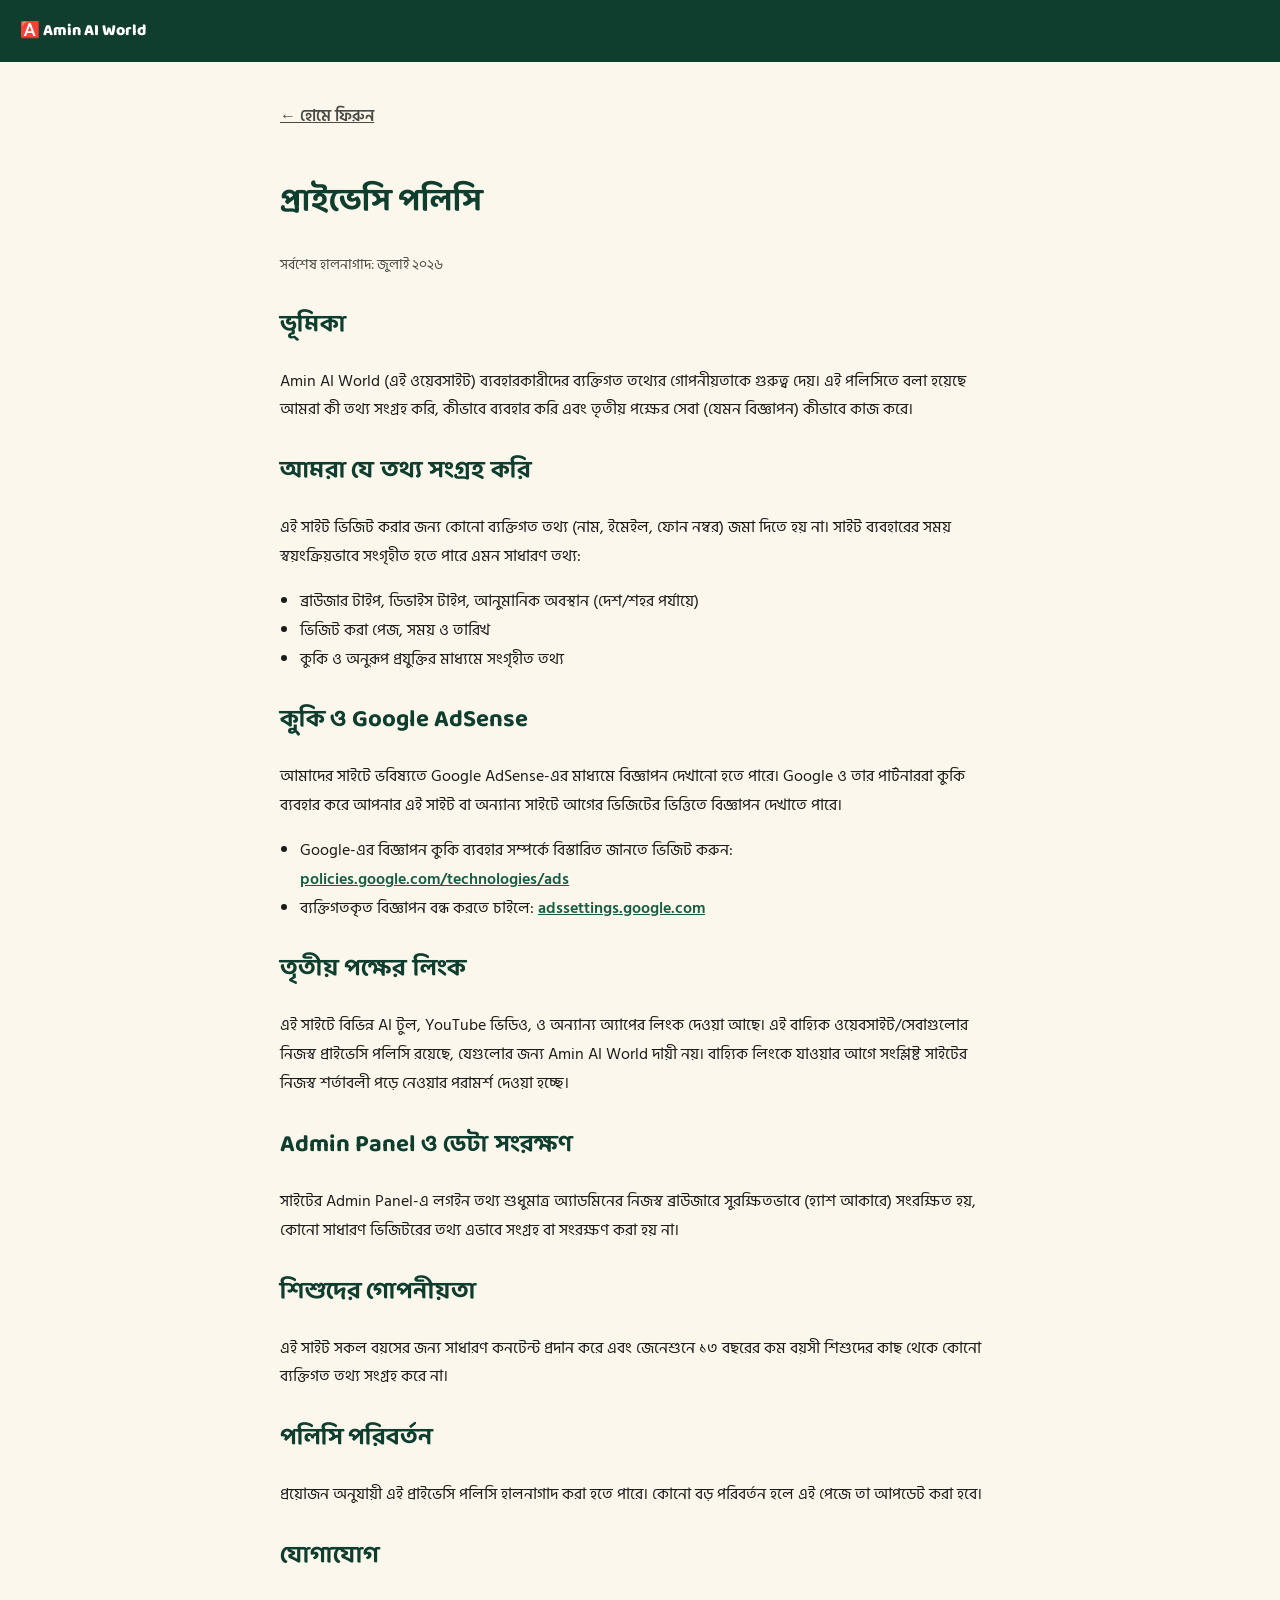
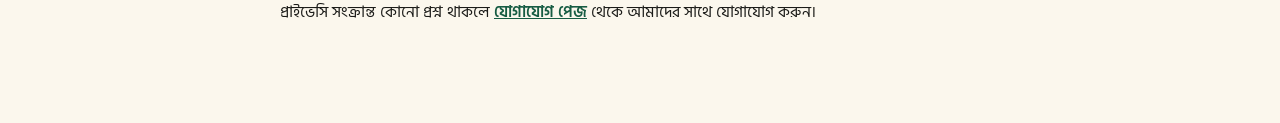
<file: privacy.html>
<!DOCTYPE html>
<html lang="bn">
<head>
<meta charset="UTF-8">
<meta name="viewport" content="width=device-width, initial-scale=1.0">
<link rel="manifest" href="manifest.json">
<meta name="theme-color" content="#0F3D2E">
<link rel="icon" href="icon-192.png">
<title>প্রাইভেসি পলিসি — Amin AI World</title>
<link href="https://fonts.googleapis.com/css2?family=Baloo+Da+2:wght@600;700;800&family=Hind+Siliguri:wght@400;500;600;700&display=swap" rel="stylesheet">
<style>
  :root{
    --green-deep:#0F3D2E; --green-mid:#175C43; --gold:#E8A93B;
    --cream:#FBF7ED; --ink:#1B1B18; --ink-soft:#4A4A44; --line:#E7DFC9;
  }
  *{box-sizing:border-box;}
  body{margin:0; background:var(--cream); color:var(--ink); font-family:'Hind Siliguri',sans-serif; line-height:1.8;}
  h1,h2{font-family:'Baloo Da 2',sans-serif; color:var(--green-deep);}
  .wrap{max-width:760px; margin:0 auto; padding:40px 20px 80px;}
  a{color:var(--green-mid); font-weight:600;}
  .back{display:inline-block; margin-bottom:22px; color:var(--ink-soft); font-weight:600;}
  header.top{background:var(--green-deep); padding:16px 20px;}
  header.top a{color:#fff; font-family:'Baloo Da 2'; font-weight:800; text-decoration:none;}
  section{margin-top:26px;}
  ul{padding-right:0; padding-left:20px;}
  .updated{color:var(--ink-soft); font-size:0.85rem;}
</style>
</head>
<body>
<header class="top"><a href="index.html">🅰️ Amin AI World</a></header>
<div class="wrap">
  <a class="back" href="index.html">← হোমে ফিরুন</a>
  <h1>প্রাইভেসি পলিসি</h1>
  <p class="updated">সর্বশেষ হালনাগাদ: জুলাই ২০২৬</p>

  <section>
    <h2>ভূমিকা</h2>
    <p>Amin AI World (এই ওয়েবসাইট) ব্যবহারকারীদের ব্যক্তিগত তথ্যের গোপনীয়তাকে গুরুত্ব দেয়। এই পলিসিতে বলা হয়েছে আমরা কী তথ্য সংগ্রহ করি, কীভাবে ব্যবহার করি এবং তৃতীয় পক্ষের সেবা (যেমন বিজ্ঞাপন) কীভাবে কাজ করে।</p>
  </section>

  <section>
    <h2>আমরা যে তথ্য সংগ্রহ করি</h2>
    <p>এই সাইট ভিজিট করার জন্য কোনো ব্যক্তিগত তথ্য (নাম, ইমেইল, ফোন নম্বর) জমা দিতে হয় না। সাইট ব্যবহারের সময় স্বয়ংক্রিয়ভাবে সংগৃহীত হতে পারে এমন সাধারণ তথ্য:</p>
    <ul>
      <li>ব্রাউজার টাইপ, ডিভাইস টাইপ, আনুমানিক অবস্থান (দেশ/শহর পর্যায়ে)</li>
      <li>ভিজিট করা পেজ, সময় ও তারিখ</li>
      <li>কুকি ও অনুরূপ প্রযুক্তির মাধ্যমে সংগৃহীত তথ্য</li>
    </ul>
  </section>

  <section>
    <h2>কুকি ও Google AdSense</h2>
    <p>আমাদের সাইটে ভবিষ্যতে Google AdSense-এর মাধ্যমে বিজ্ঞাপন দেখানো হতে পারে। Google ও তার পার্টনাররা কুকি ব্যবহার করে আপনার এই সাইট বা অন্যান্য সাইটে আগের ভিজিটের ভিত্তিতে বিজ্ঞাপন দেখাতে পারে।</p>
    <ul>
      <li>Google-এর বিজ্ঞাপন কুকি ব্যবহার সম্পর্কে বিস্তারিত জানতে ভিজিট করুন: <a href="https://policies.google.com/technologies/ads" target="_blank" rel="noopener">policies.google.com/technologies/ads</a></li>
      <li>ব্যক্তিগতকৃত বিজ্ঞাপন বন্ধ করতে চাইলে: <a href="https://adssettings.google.com/" target="_blank" rel="noopener">adssettings.google.com</a></li>
    </ul>
  </section>

  <section>
    <h2>তৃতীয় পক্ষের লিংক</h2>
    <p>এই সাইটে বিভিন্ন AI টুল, YouTube ভিডিও, ও অন্যান্য অ্যাপের লিংক দেওয়া আছে। এই বাহ্যিক ওয়েবসাইট/সেবাগুলোর নিজস্ব প্রাইভেসি পলিসি রয়েছে, যেগুলোর জন্য Amin AI World দায়ী নয়। বাহ্যিক লিংকে যাওয়ার আগে সংশ্লিষ্ট সাইটের নিজস্ব শর্তাবলী পড়ে নেওয়ার পরামর্শ দেওয়া হচ্ছে।</p>
  </section>

  <section>
    <h2>Admin Panel ও ডেটা সংরক্ষণ</h2>
    <p>সাইটের Admin Panel-এ লগইন তথ্য শুধুমাত্র অ্যাডমিনের নিজস্ব ব্রাউজারে সুরক্ষিতভাবে (হ্যাশ আকারে) সংরক্ষিত হয়, কোনো সাধারণ ভিজিটরের তথ্য এভাবে সংগ্রহ বা সংরক্ষণ করা হয় না।</p>
  </section>

  <section>
    <h2>শিশুদের গোপনীয়তা</h2>
    <p>এই সাইট সকল বয়সের জন্য সাধারণ কনটেন্ট প্রদান করে এবং জেনেশুনে ১৩ বছরের কম বয়সী শিশুদের কাছ থেকে কোনো ব্যক্তিগত তথ্য সংগ্রহ করে না।</p>
  </section>

  <section>
    <h2>পলিসি পরিবর্তন</h2>
    <p>প্রয়োজন অনুযায়ী এই প্রাইভেসি পলিসি হালনাগাদ করা হতে পারে। কোনো বড় পরিবর্তন হলে এই পেজে তা আপডেট করা হবে।</p>
  </section>

  <section>
    <h2>যোগাযোগ</h2>
    <p>প্রাইভেসি সংক্রান্ত কোনো প্রশ্ন থাকলে <a href="about.html">যোগাযোগ পেজ</a> থেকে আমাদের সাথে যোগাযোগ করুন।</p>
  </section>
</div>
</body>
</html>
</file>
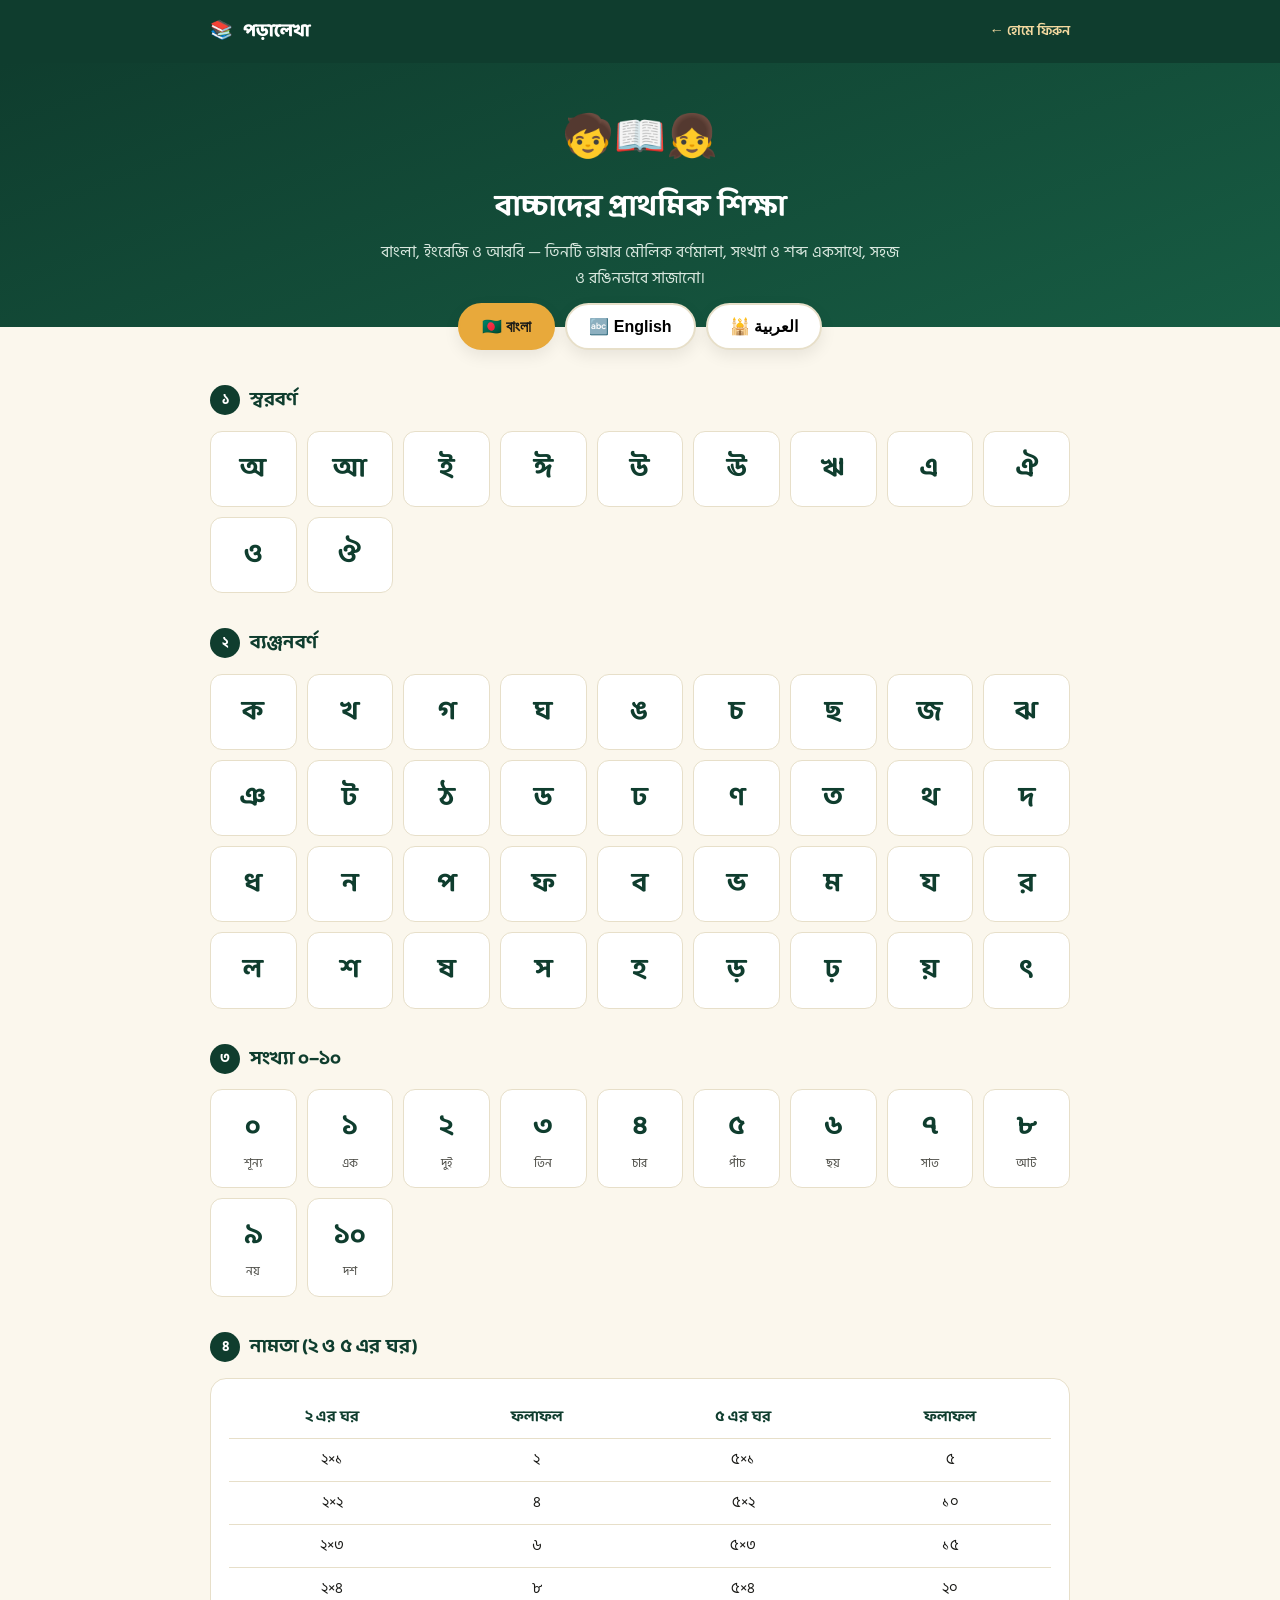
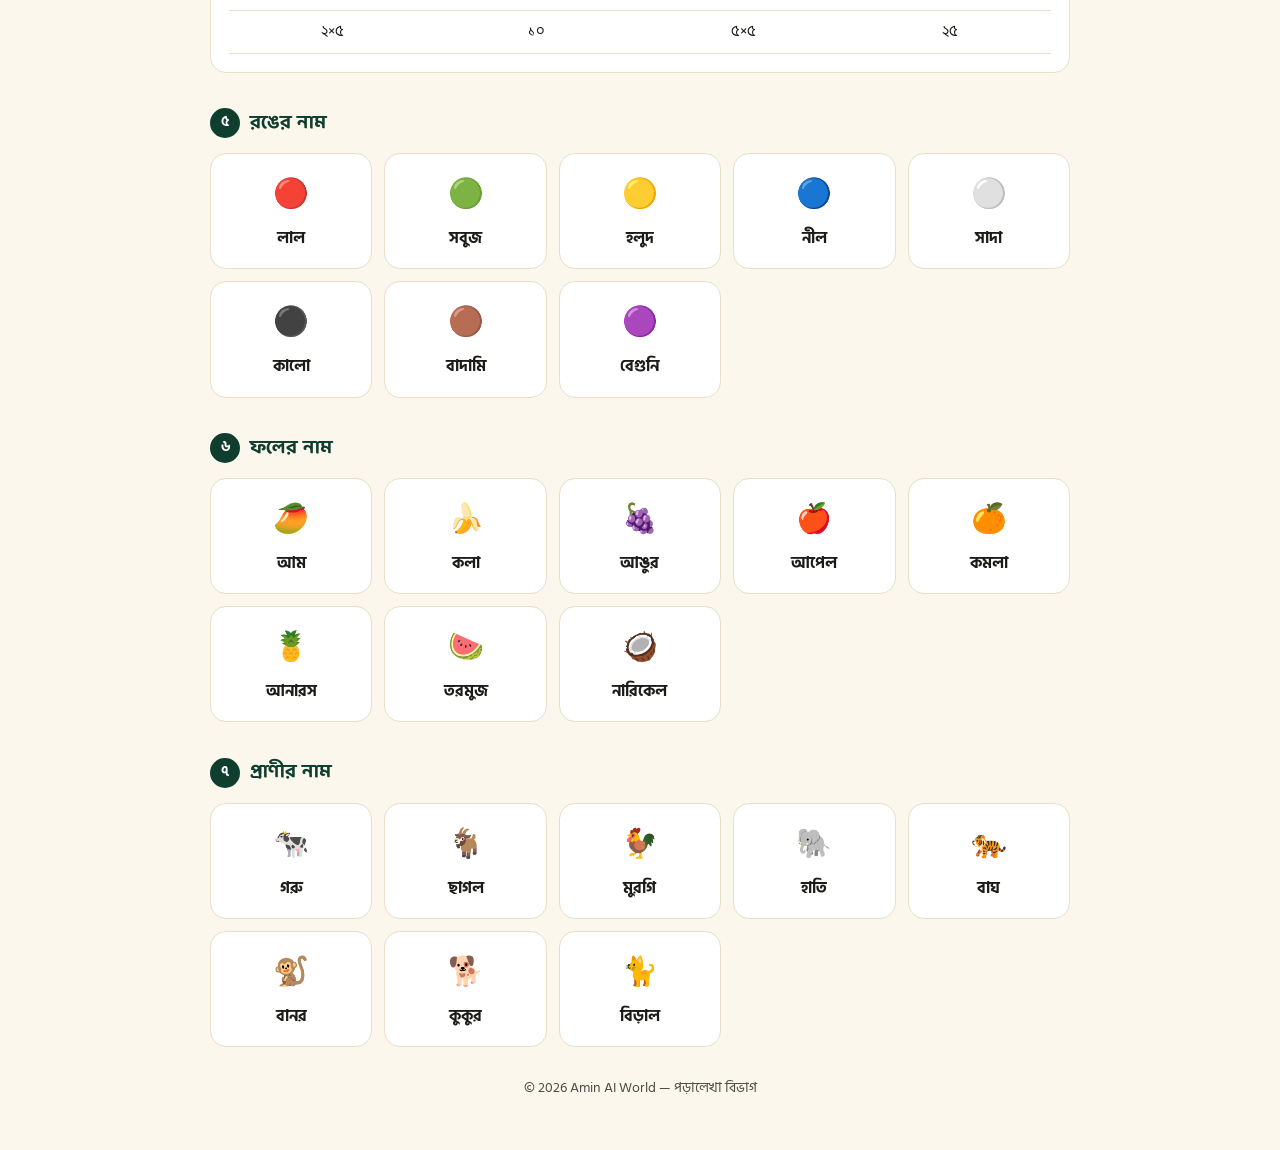
<file: study.html>
<!DOCTYPE html>
<html lang="bn">
<head>
<meta charset="UTF-8">
<meta name="viewport" content="width=device-width, initial-scale=1.0">
<link rel="manifest" href="manifest.json">
<meta name="theme-color" content="#0F3D2E">
<link rel="icon" href="icon-192.png">
<title>পড়ালেখা — বাচ্চাদের প্রাথমিক শিক্ষা | Amin AI World</title>
<meta name="description" content="বাংলা, ইংরেজি ও আরবি — বাচ্চাদের প্রাথমিক শিক্ষার বর্ণমালা, সংখ্যা ও মৌলিক বিষয় একসাথে।">
<link href="https://fonts.googleapis.com/css2?family=Baloo+Da+2:wght@500;600;700;800&family=Hind+Siliguri:wght@400;500;600;700&family=Noto+Naskh+Arabic:wght@500;700&display=swap" rel="stylesheet">
<style>
  :root{
    --green-deep:#0F3D2E; --green-mid:#175C43; --gold:#E8A93B; --gold-soft:#F3D9A0;
    --cream:#FBF7ED; --ink:#1B1B18; --ink-soft:#4A4A44; --line:#E7DFC9; --radius:16px;
    --red:#D9534F; --blue:#3B6FB0; --violet:#8B5FBF; --pink:#D9709A;
  }
  *{box-sizing:border-box;}
  body{margin:0; background:var(--cream); color:var(--ink); font-family:'Hind Siliguri','Noto Sans Bengali',sans-serif; line-height:1.7;}
  h1,h2,h3{font-family:'Baloo Da 2','Hind Siliguri',sans-serif;}
  a{color:inherit; text-decoration:none;}
  .wrap{max-width:900px; margin:0 auto; padding:0 20px;}

  header.top{background:var(--green-deep); padding:16px 0;}
  header.top .wrap{display:flex; align-items:center; justify-content:space-between;}
  .brand{display:flex; align-items:center; gap:10px; font-family:'Baloo Da 2'; font-weight:800; font-size:1.15rem; color:#fff;}
  .back-link{color:var(--gold-soft); font-weight:600; font-size:0.9rem;}

  .hero{background:linear-gradient(160deg,var(--green-deep),var(--green-mid)); color:#fff; padding:40px 0 34px; text-align:center;}
  .hero .emoji{font-size:2.6rem;}
  .hero h1{font-size:1.9rem; margin:8px 0 6px;}
  .hero p{color:#D9E8DF; font-size:0.98rem; max-width:520px; margin:0 auto;}

  .lang-tabs{display:flex; gap:10px; justify-content:center; flex-wrap:wrap; margin:-24px auto 30px; position:relative; z-index:5; padding:0 20px;}
  .lang-tab{
    background:#fff; border:2px solid var(--line); border-radius:999px; padding:12px 22px;
    font-weight:700; font-size:1rem; cursor:pointer; box-shadow:0 6px 16px rgba(0,0,0,0.08);
    display:flex; align-items:center; gap:8px;
  }
  .lang-tab.active{background:var(--gold); border-color:var(--gold); color:#1B1B18;}

  .panel{display:none;}
  .panel.active{display:block;}

  .sec-title{display:flex; align-items:center; gap:10px; margin:34px 0 14px;}
  .sec-title .num{background:var(--green-deep); color:#fff; width:30px; height:30px; border-radius:50%; display:flex; align-items:center; justify-content:center; font-size:0.85rem; font-weight:700; flex-shrink:0;}
  .sec-title h2{font-size:1.2rem; color:var(--green-deep); margin:0;}

  .chip-grid{display:grid; grid-template-columns:repeat(auto-fill,minmax(84px,1fr)); gap:10px;}
  .chip{
    background:#fff; border:1px solid var(--line); border-radius:12px; padding:14px 6px; text-align:center;
  }
  .chip .big{font-size:1.7rem; font-weight:700; color:var(--green-deep); font-family:'Baloo Da 2';}
  .chip .sm{font-size:0.72rem; color:var(--ink-soft); margin-top:3px;}

  .word-grid{display:grid; grid-template-columns:repeat(auto-fill,minmax(140px,1fr)); gap:12px;}
  .word-card{background:#fff; border:1px solid var(--line); border-radius:var(--radius); padding:16px; text-align:center;}
  .word-card .ico{font-size:1.8rem;}
  .word-card .w{font-weight:700; margin-top:6px; color:var(--ink);}
  .word-card .m{font-size:0.78rem; color:var(--ink-soft); margin-top:2px;}

  .table-card{background:#fff; border:1px solid var(--line); border-radius:var(--radius); padding:18px; overflow-x:auto;}
  table{border-collapse:collapse; width:100%; font-size:0.95rem;}
  table td, table th{padding:8px 10px; text-align:center; border-bottom:1px solid var(--line);}
  table th{color:var(--green-deep); font-family:'Baloo Da 2';}

  .arabic{font-family:'Noto Naskh Arabic',serif; direction:rtl;}
  .arabic .chip .big{font-family:'Noto Naskh Arabic',serif; font-size:2rem;}

  .note-card{background:var(--gold-soft); border-radius:var(--radius); padding:16px 18px; font-size:0.9rem; color:var(--ink); margin-top:30px;}

  footer{text-align:center; padding:30px 20px 50px; color:var(--ink-soft); font-size:0.85rem;}

  @media(max-width:520px){
    .hero h1{font-size:1.5rem;}
    .lang-tab{padding:10px 16px; font-size:0.9rem;}
  }
</style>
</head>
<body>

<header class="top">
  <div class="wrap">
    <div class="brand"><span>📚</span> পড়ালেখা</div>
    <a class="back-link" href="index.html">← হোমে ফিরুন</a>
  </div>
</header>

<div class="hero">
  <div class="wrap">
    <div class="emoji">🧒📖👧</div>
    <h1>বাচ্চাদের প্রাথমিক শিক্ষা</h1>
    <p>বাংলা, ইংরেজি ও আরবি — তিনটি ভাষার মৌলিক বর্ণমালা, সংখ্যা ও শব্দ একসাথে, সহজ ও রঙিনভাবে সাজানো।</p>
  </div>
</div>

<div class="lang-tabs">
  <button class="lang-tab active" data-lang="bangla">🇧🇩 বাংলা</button>
  <button class="lang-tab" data-lang="english">🔤 English</button>
  <button class="lang-tab" data-lang="arabic">🕌 العربية</button>
</div>

<div class="wrap">

  <!-- ================= BANGLA ================= -->
  <section class="panel active" id="panel-bangla">

    <div class="sec-title"><div class="num">১</div><h2>স্বরবর্ণ</h2></div>
    <div class="chip-grid">
      <div class="chip"><div class="big">অ</div></div><div class="chip"><div class="big">আ</div></div>
      <div class="chip"><div class="big">ই</div></div><div class="chip"><div class="big">ঈ</div></div>
      <div class="chip"><div class="big">উ</div></div><div class="chip"><div class="big">ঊ</div></div>
      <div class="chip"><div class="big">ঋ</div></div><div class="chip"><div class="big">এ</div></div>
      <div class="chip"><div class="big">ঐ</div></div><div class="chip"><div class="big">ও</div></div>
      <div class="chip"><div class="big">ঔ</div></div>
    </div>

    <div class="sec-title"><div class="num">২</div><h2>ব্যঞ্জনবর্ণ</h2></div>
    <div class="chip-grid">
      <div class="chip"><div class="big">ক</div></div><div class="chip"><div class="big">খ</div></div>
      <div class="chip"><div class="big">গ</div></div><div class="chip"><div class="big">ঘ</div></div>
      <div class="chip"><div class="big">ঙ</div></div><div class="chip"><div class="big">চ</div></div>
      <div class="chip"><div class="big">ছ</div></div><div class="chip"><div class="big">জ</div></div>
      <div class="chip"><div class="big">ঝ</div></div><div class="chip"><div class="big">ঞ</div></div>
      <div class="chip"><div class="big">ট</div></div><div class="chip"><div class="big">ঠ</div></div>
      <div class="chip"><div class="big">ড</div></div><div class="chip"><div class="big">ঢ</div></div>
      <div class="chip"><div class="big">ণ</div></div><div class="chip"><div class="big">ত</div></div>
      <div class="chip"><div class="big">থ</div></div><div class="chip"><div class="big">দ</div></div>
      <div class="chip"><div class="big">ধ</div></div><div class="chip"><div class="big">ন</div></div>
      <div class="chip"><div class="big">প</div></div><div class="chip"><div class="big">ফ</div></div>
      <div class="chip"><div class="big">ব</div></div><div class="chip"><div class="big">ভ</div></div>
      <div class="chip"><div class="big">ম</div></div><div class="chip"><div class="big">য</div></div>
      <div class="chip"><div class="big">র</div></div><div class="chip"><div class="big">ল</div></div>
      <div class="chip"><div class="big">শ</div></div><div class="chip"><div class="big">ষ</div></div>
      <div class="chip"><div class="big">স</div></div><div class="chip"><div class="big">হ</div></div>
      <div class="chip"><div class="big">ড়</div></div><div class="chip"><div class="big">ঢ়</div></div>
      <div class="chip"><div class="big">য়</div></div><div class="chip"><div class="big">ৎ</div></div>
    </div>

    <div class="sec-title"><div class="num">৩</div><h2>সংখ্যা ০–১০</h2></div>
    <div class="chip-grid">
      <div class="chip"><div class="big">০</div><div class="sm">শূন্য</div></div>
      <div class="chip"><div class="big">১</div><div class="sm">এক</div></div>
      <div class="chip"><div class="big">২</div><div class="sm">দুই</div></div>
      <div class="chip"><div class="big">৩</div><div class="sm">তিন</div></div>
      <div class="chip"><div class="big">৪</div><div class="sm">চার</div></div>
      <div class="chip"><div class="big">৫</div><div class="sm">পাঁচ</div></div>
      <div class="chip"><div class="big">৬</div><div class="sm">ছয়</div></div>
      <div class="chip"><div class="big">৭</div><div class="sm">সাত</div></div>
      <div class="chip"><div class="big">৮</div><div class="sm">আট</div></div>
      <div class="chip"><div class="big">৯</div><div class="sm">নয়</div></div>
      <div class="chip"><div class="big">১০</div><div class="sm">দশ</div></div>
    </div>

    <div class="sec-title"><div class="num">৪</div><h2>নামতা (২ ও ৫ এর ঘর)</h2></div>
    <div class="table-card">
      <table>
        <tr><th>২ এর ঘর</th><th>ফলাফল</th><th>৫ এর ঘর</th><th>ফলাফল</th></tr>
        <tr><td>২×১</td><td>২</td><td>৫×১</td><td>৫</td></tr>
        <tr><td>২×২</td><td>৪</td><td>৫×২</td><td>১০</td></tr>
        <tr><td>২×৩</td><td>৬</td><td>৫×৩</td><td>১৫</td></tr>
        <tr><td>২×৪</td><td>৮</td><td>৫×৪</td><td>২০</td></tr>
        <tr><td>২×৫</td><td>১০</td><td>৫×৫</td><td>২৫</td></tr>
      </table>
    </div>

    <div class="sec-title"><div class="num">৫</div><h2>রঙের নাম</h2></div>
    <div class="word-grid">
      <div class="word-card"><div class="ico">🔴</div><div class="w">লাল</div></div>
      <div class="word-card"><div class="ico">🟢</div><div class="w">সবুজ</div></div>
      <div class="word-card"><div class="ico">🟡</div><div class="w">হলুদ</div></div>
      <div class="word-card"><div class="ico">🔵</div><div class="w">নীল</div></div>
      <div class="word-card"><div class="ico">⚪</div><div class="w">সাদা</div></div>
      <div class="word-card"><div class="ico">⚫</div><div class="w">কালো</div></div>
      <div class="word-card"><div class="ico">🟤</div><div class="w">বাদামি</div></div>
      <div class="word-card"><div class="ico">🟣</div><div class="w">বেগুনি</div></div>
    </div>

    <div class="sec-title"><div class="num">৬</div><h2>ফলের নাম</h2></div>
    <div class="word-grid">
      <div class="word-card"><div class="ico">🥭</div><div class="w">আম</div></div>
      <div class="word-card"><div class="ico">🍌</div><div class="w">কলা</div></div>
      <div class="word-card"><div class="ico">🍇</div><div class="w">আঙুর</div></div>
      <div class="word-card"><div class="ico">🍎</div><div class="w">আপেল</div></div>
      <div class="word-card"><div class="ico">🍊</div><div class="w">কমলা</div></div>
      <div class="word-card"><div class="ico">🍍</div><div class="w">আনারস</div></div>
      <div class="word-card"><div class="ico">🍉</div><div class="w">তরমুজ</div></div>
      <div class="word-card"><div class="ico">🥥</div><div class="w">নারিকেল</div></div>
    </div>

    <div class="sec-title"><div class="num">৭</div><h2>প্রাণীর নাম</h2></div>
    <div class="word-grid">
      <div class="word-card"><div class="ico">🐄</div><div class="w">গরু</div></div>
      <div class="word-card"><div class="ico">🐐</div><div class="w">ছাগল</div></div>
      <div class="word-card"><div class="ico">🐓</div><div class="w">মুরগি</div></div>
      <div class="word-card"><div class="ico">🐘</div><div class="w">হাতি</div></div>
      <div class="word-card"><div class="ico">🐅</div><div class="w">বাঘ</div></div>
      <div class="word-card"><div class="ico">🐒</div><div class="w">বানর</div></div>
      <div class="word-card"><div class="ico">🐕</div><div class="w">কুকুর</div></div>
      <div class="word-card"><div class="ico">🐈</div><div class="w">বিড়াল</div></div>
    </div>

  </section>

  <!-- ================= ENGLISH ================= -->
  <section class="panel" id="panel-english">

    <div class="sec-title"><div class="num">1</div><h2>Alphabet A–Z</h2></div>
    <div class="word-grid">
      <div class="word-card"><div class="ico">🍎</div><div class="w">A — Apple</div></div>
      <div class="word-card"><div class="ico">⚽</div><div class="w">B — Ball</div></div>
      <div class="word-card"><div class="ico">🐱</div><div class="w">C — Cat</div></div>
      <div class="word-card"><div class="ico">🐕</div><div class="w">D — Dog</div></div>
      <div class="word-card"><div class="ico">🥚</div><div class="w">E — Egg</div></div>
      <div class="word-card"><div class="ico">🐟</div><div class="w">F — Fish</div></div>
      <div class="word-card"><div class="ico">🐐</div><div class="w">G — Goat</div></div>
      <div class="word-card"><div class="ico">🏠</div><div class="w">H — House</div></div>
      <div class="word-card"><div class="ico">🍦</div><div class="w">I — Ice cream</div></div>
      <div class="word-card"><div class="ico">🪁</div><div class="w">J — Kite</div></div>
      <div class="word-card"><div class="ico">🔑</div><div class="w">K — Key</div></div>
      <div class="word-card"><div class="ico">🦁</div><div class="w">L — Lion</div></div>
      <div class="word-card"><div class="ico">🥭</div><div class="w">M — Mango</div></div>
      <div class="word-card"><div class="ico">👃</div><div class="w">N — Nose</div></div>
      <div class="word-card"><div class="ico">🍊</div><div class="w">O — Orange</div></div>
      <div class="word-card"><div class="ico">🖊️</div><div class="w">P — Pen</div></div>
      <div class="word-card"><div class="ico">👑</div><div class="w">Q — Queen</div></div>
      <div class="word-card"><div class="ico">🌈</div><div class="w">R — Rainbow</div></div>
      <div class="word-card"><div class="ico">☀️</div><div class="w">S — Sun</div></div>
      <div class="word-card"><div class="ico">🌳</div><div class="w">T — Tree</div></div>
      <div class="word-card"><div class="ico">☂️</div><div class="w">U — Umbrella</div></div>
      <div class="word-card"><div class="ico">🚐</div><div class="w">V — Van</div></div>
      <div class="word-card"><div class="ico">⌚</div><div class="w">W — Watch</div></div>
      <div class="word-card"><div class="ico">🎋</div><div class="w">X — Xylophone</div></div>
      <div class="word-card"><div class="ico">🌱</div><div class="w">Y — Yam</div></div>
      <div class="word-card"><div class="ico">🦓</div><div class="w">Z — Zebra</div></div>
    </div>

    <div class="sec-title"><div class="num">2</div><h2>Numbers 1–20</h2></div>
    <div class="chip-grid">
      <div class="chip"><div class="big">1</div><div class="sm">One</div></div>
      <div class="chip"><div class="big">2</div><div class="sm">Two</div></div>
      <div class="chip"><div class="big">3</div><div class="sm">Three</div></div>
      <div class="chip"><div class="big">4</div><div class="sm">Four</div></div>
      <div class="chip"><div class="big">5</div><div class="sm">Five</div></div>
      <div class="chip"><div class="big">6</div><div class="sm">Six</div></div>
      <div class="chip"><div class="big">7</div><div class="sm">Seven</div></div>
      <div class="chip"><div class="big">8</div><div class="sm">Eight</div></div>
      <div class="chip"><div class="big">9</div><div class="sm">Nine</div></div>
      <div class="chip"><div class="big">10</div><div class="sm">Ten</div></div>
      <div class="chip"><div class="big">11</div><div class="sm">Eleven</div></div>
      <div class="chip"><div class="big">12</div><div class="sm">Twelve</div></div>
      <div class="chip"><div class="big">13</div><div class="sm">Thirteen</div></div>
      <div class="chip"><div class="big">14</div><div class="sm">Fourteen</div></div>
      <div class="chip"><div class="big">15</div><div class="sm">Fifteen</div></div>
      <div class="chip"><div class="big">16</div><div class="sm">Sixteen</div></div>
      <div class="chip"><div class="big">17</div><div class="sm">Seventeen</div></div>
      <div class="chip"><div class="big">18</div><div class="sm">Eighteen</div></div>
      <div class="chip"><div class="big">19</div><div class="sm">Nineteen</div></div>
      <div class="chip"><div class="big">20</div><div class="sm">Twenty</div></div>
    </div>

    <div class="sec-title"><div class="num">3</div><h2>Days of the Week</h2></div>
    <div class="word-grid">
      <div class="word-card"><div class="w">Saturday</div><div class="m">শনিবার</div></div>
      <div class="word-card"><div class="w">Sunday</div><div class="m">রবিবার</div></div>
      <div class="word-card"><div class="w">Monday</div><div class="m">সোমবার</div></div>
      <div class="word-card"><div class="w">Tuesday</div><div class="m">মঙ্গলবার</div></div>
      <div class="word-card"><div class="w">Wednesday</div><div class="m">বুধবার</div></div>
      <div class="word-card"><div class="w">Thursday</div><div class="m">বৃহস্পতিবার</div></div>
      <div class="word-card"><div class="w">Friday</div><div class="m">শুক্রবার</div></div>
    </div>

    <div class="sec-title"><div class="num">4</div><h2>Colors</h2></div>
    <div class="word-grid">
      <div class="word-card"><div class="ico">🔴</div><div class="w">Red</div></div>
      <div class="word-card"><div class="ico">🟢</div><div class="w">Green</div></div>
      <div class="word-card"><div class="ico">🟡</div><div class="w">Yellow</div></div>
      <div class="word-card"><div class="ico">🔵</div><div class="w">Blue</div></div>
      <div class="word-card"><div class="ico">⚪</div><div class="w">White</div></div>
      <div class="word-card"><div class="ico">⚫</div><div class="w">Black</div></div>
      <div class="word-card"><div class="ico">🟤</div><div class="w">Brown</div></div>
      <div class="word-card"><div class="ico">🟣</div><div class="w">Purple</div></div>
    </div>

    <div class="sec-title"><div class="num">5</div><h2>Common Greetings</h2></div>
    <div class="word-grid">
      <div class="word-card"><div class="w">Good Morning</div><div class="m">শুভ সকাল</div></div>
      <div class="word-card"><div class="w">Good Night</div><div class="m">শুভ রাত্রি</div></div>
      <div class="word-card"><div class="w">Thank You</div><div class="m">ধন্যবাদ</div></div>
      <div class="word-card"><div class="w">Please</div><div class="m">দয়া করে</div></div>
      <div class="word-card"><div class="w">Sorry</div><div class="m">দুঃখিত</div></div>
      <div class="word-card"><div class="w">How are you?</div><div class="m">তুমি কেমন আছো?</div></div>
    </div>

  </section>

  <!-- ================= ARABIC ================= -->
  <section class="panel" id="panel-arabic">

    <div class="sec-title"><div class="num">١</div><h2>আরবি বর্ণমালা (হরফ)</h2></div>
    <div class="chip-grid arabic">
      <div class="chip"><div class="big">ا</div><div class="sm">আলিফ</div></div>
      <div class="chip"><div class="big">ب</div><div class="sm">বা</div></div>
      <div class="chip"><div class="big">ت</div><div class="sm">তা</div></div>
      <div class="chip"><div class="big">ث</div><div class="sm">সা</div></div>
      <div class="chip"><div class="big">ج</div><div class="sm">জিম</div></div>
      <div class="chip"><div class="big">ح</div><div class="sm">হা</div></div>
      <div class="chip"><div class="big">خ</div><div class="sm">খা</div></div>
      <div class="chip"><div class="big">د</div><div class="sm">দাল</div></div>
      <div class="chip"><div class="big">ذ</div><div class="sm">যাল</div></div>
      <div class="chip"><div class="big">ر</div><div class="sm">রা</div></div>
      <div class="chip"><div class="big">ز</div><div class="sm">যা</div></div>
      <div class="chip"><div class="big">س</div><div class="sm">সিন</div></div>
      <div class="chip"><div class="big">ش</div><div class="sm">শিন</div></div>
      <div class="chip"><div class="big">ص</div><div class="sm">সোয়াদ</div></div>
      <div class="chip"><div class="big">ض</div><div class="sm">দোয়াদ</div></div>
      <div class="chip"><div class="big">ط</div><div class="sm">তোয়া</div></div>
      <div class="chip"><div class="big">ظ</div><div class="sm">জোয়া</div></div>
      <div class="chip"><div class="big">ع</div><div class="sm">আইন</div></div>
      <div class="chip"><div class="big">غ</div><div class="sm">গাইন</div></div>
      <div class="chip"><div class="big">ف</div><div class="sm">ফা</div></div>
      <div class="chip"><div class="big">ق</div><div class="sm">ক্বাফ</div></div>
      <div class="chip"><div class="big">ك</div><div class="sm">কাফ</div></div>
      <div class="chip"><div class="big">ل</div><div class="sm">লাম</div></div>
      <div class="chip"><div class="big">م</div><div class="sm">মিম</div></div>
      <div class="chip"><div class="big">ن</div><div class="sm">নুন</div></div>
      <div class="chip"><div class="big">ه</div><div class="sm">হা</div></div>
      <div class="chip"><div class="big">و</div><div class="sm">ওয়াও</div></div>
      <div class="chip"><div class="big">ي</div><div class="sm">ইয়া</div></div>
    </div>

    <div class="sec-title"><div class="num">٢</div><h2>সংখ্যা ১–১০</h2></div>
    <div class="chip-grid arabic">
      <div class="chip"><div class="big">١</div><div class="sm">ওয়াহিদ (এক)</div></div>
      <div class="chip"><div class="big">٢</div><div class="sm">ইছনান (দুই)</div></div>
      <div class="chip"><div class="big">٣</div><div class="sm">সালাসা (তিন)</div></div>
      <div class="chip"><div class="big">٤</div><div class="sm">আরবাআ (চার)</div></div>
      <div class="chip"><div class="big">٥</div><div class="sm">খামসা (পাঁচ)</div></div>
      <div class="chip"><div class="big">٦</div><div class="sm">সিত্তা (ছয়)</div></div>
      <div class="chip"><div class="big">٧</div><div class="sm">সাবয়া (সাত)</div></div>
      <div class="chip"><div class="big">٨</div><div class="sm">সামানিয়া (আট)</div></div>
      <div class="chip"><div class="big">٩</div><div class="sm">তিসয়া (নয়)</div></div>
      <div class="chip"><div class="big">١٠</div><div class="sm">আশারা (দশ)</div></div>
    </div>

    <div class="sec-title"><div class="num">٣</div><h2>দৈনন্দিন দোয়া ও বাক্য</h2></div>
    <div class="word-grid">
      <div class="word-card"><div class="w arabic" style="font-size:1.3rem;">بِسْمِ اللَّهِ</div><div class="m">খাওয়া/কাজ শুরুর আগে বলা হয়</div></div>
      <div class="word-card"><div class="w arabic" style="font-size:1.3rem;">الْحَمْدُ لِلَّهِ</div><div class="m">আলহামদুলিল্লাহ — সব প্রশংসা আল্লাহর</div></div>
      <div class="word-card"><div class="w arabic" style="font-size:1.3rem;">السَّلَامُ عَلَيْكُمْ</div><div class="m">আসসালামু আলাইকুম — সালাম প্রদান</div></div>
      <div class="word-card"><div class="w arabic" style="font-size:1.3rem;">جَزَاكَ اللَّهُ خَيْرًا</div><div class="m">জাযাকাল্লাহু খাইরান — ধন্যবাদ জানানো</div></div>
    </div>

    <div class="note-card">
      📌 আরবি অংশের বিষয়বস্তু সাধারণ পরিচিতিমূলক। শুদ্ধ উচ্চারণ ও তাজবিদ শেখার জন্য একজন যোগ্য শিক্ষকের কাছে শেখানো সবচেয়ে ভালো।
    </div>

  </section>

</div>

<footer>
  © <span id="year"></span> Amin AI World — পড়ালেখা বিভাগ
</footer>

<script>
document.getElementById('year').textContent = new Date().getFullYear();

document.querySelectorAll('.lang-tab').forEach(tab=>{
  tab.addEventListener('click', ()=>{
    document.querySelectorAll('.lang-tab').forEach(t=>t.classList.remove('active'));
    document.querySelectorAll('.panel').forEach(p=>p.classList.remove('active'));
    tab.classList.add('active');
    document.getElementById('panel-' + tab.dataset.lang).classList.add('active');
    window.scrollTo({top: document.querySelector('.lang-tabs').offsetTop - 10, behavior:'smooth'});
  });
});

if('serviceWorker' in navigator){
  navigator.serviceWorker.register('sw.js').catch(()=>{});
}
</script>
</body>
</html>
</file>
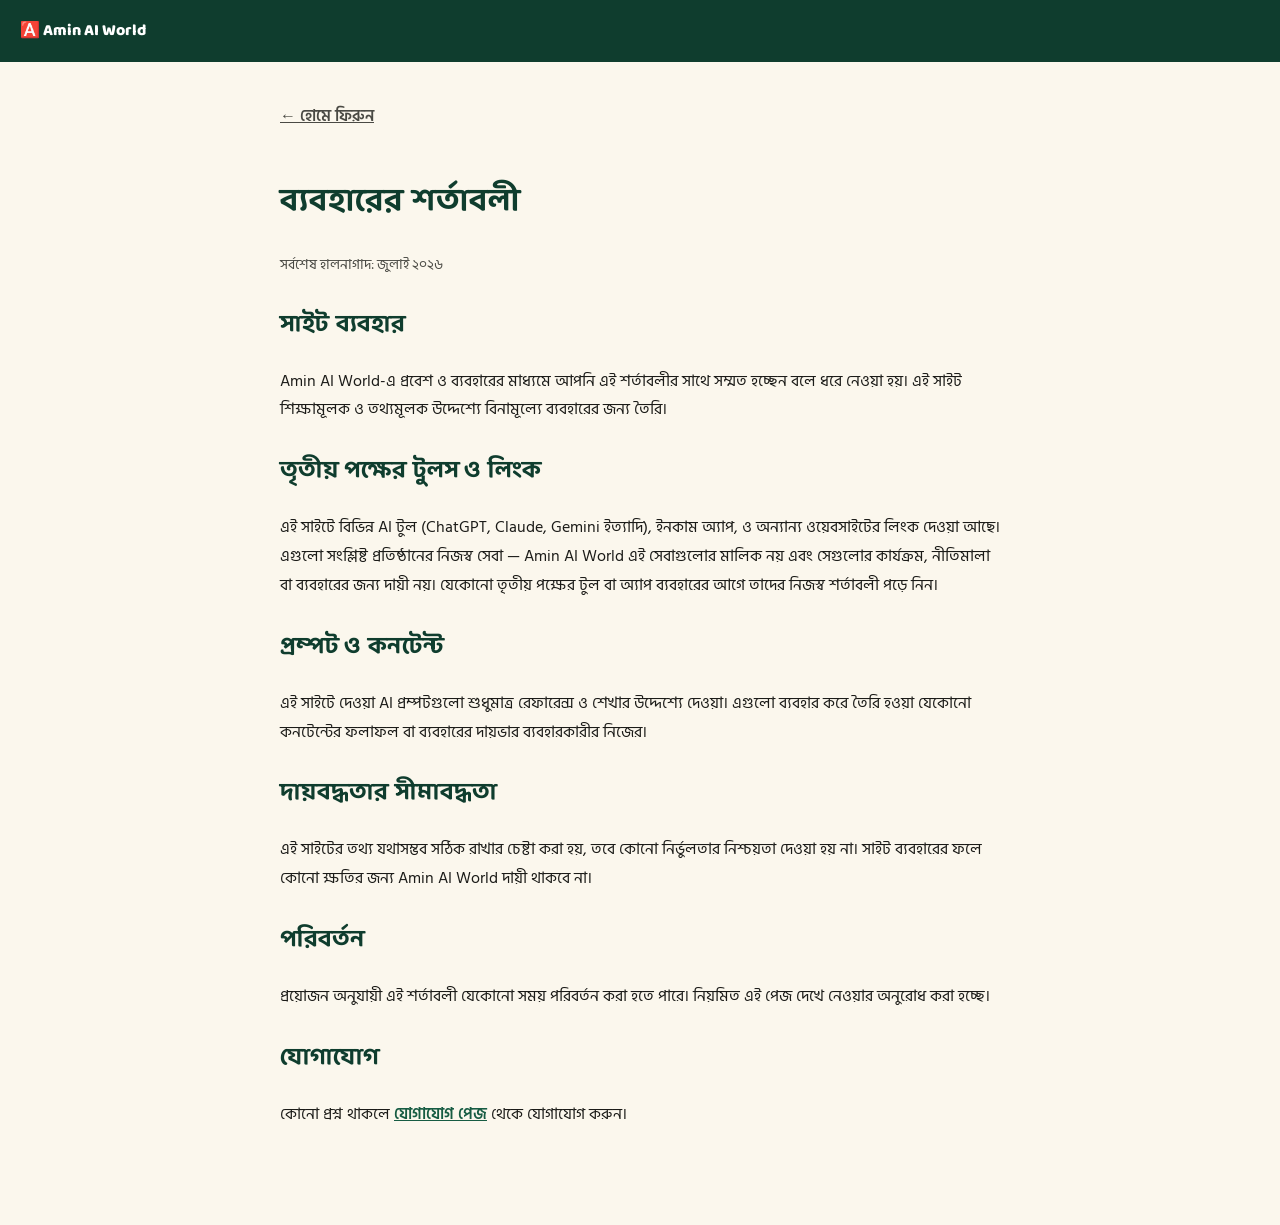
<file: terms.html>
<!DOCTYPE html>
<html lang="bn">
<head>
<meta charset="UTF-8">
<meta name="viewport" content="width=device-width, initial-scale=1.0">
<link rel="manifest" href="manifest.json">
<meta name="theme-color" content="#0F3D2E">
<link rel="icon" href="icon-192.png">
<title>শর্তাবলী — Amin AI World</title>
<link href="https://fonts.googleapis.com/css2?family=Baloo+Da+2:wght@600;700;800&family=Hind+Siliguri:wght@400;500;600;700&display=swap" rel="stylesheet">
<style>
  :root{
    --green-deep:#0F3D2E; --green-mid:#175C43; --gold:#E8A93B;
    --cream:#FBF7ED; --ink:#1B1B18; --ink-soft:#4A4A44;
  }
  *{box-sizing:border-box;}
  body{margin:0; background:var(--cream); color:var(--ink); font-family:'Hind Siliguri',sans-serif; line-height:1.8;}
  h1,h2{font-family:'Baloo Da 2',sans-serif; color:var(--green-deep);}
  .wrap{max-width:760px; margin:0 auto; padding:40px 20px 80px;}
  a{color:var(--green-mid); font-weight:600;}
  .back{display:inline-block; margin-bottom:22px; color:var(--ink-soft); font-weight:600;}
  header.top{background:var(--green-deep); padding:16px 20px;}
  header.top a{color:#fff; font-family:'Baloo Da 2'; font-weight:800; text-decoration:none;}
  section{margin-top:26px;}
  ul{padding-left:20px;}
  .updated{color:var(--ink-soft); font-size:0.85rem;}
</style>
</head>
<body>
<header class="top"><a href="index.html">🅰️ Amin AI World</a></header>
<div class="wrap">
  <a class="back" href="index.html">← হোমে ফিরুন</a>
  <h1>ব্যবহারের শর্তাবলী</h1>
  <p class="updated">সর্বশেষ হালনাগাদ: জুলাই ২০২৬</p>

  <section>
    <h2>সাইট ব্যবহার</h2>
    <p>Amin AI World-এ প্রবেশ ও ব্যবহারের মাধ্যমে আপনি এই শর্তাবলীর সাথে সম্মত হচ্ছেন বলে ধরে নেওয়া হয়। এই সাইট শিক্ষামূলক ও তথ্যমূলক উদ্দেশ্যে বিনামূল্যে ব্যবহারের জন্য তৈরি।</p>
  </section>

  <section>
    <h2>তৃতীয় পক্ষের টুলস ও লিংক</h2>
    <p>এই সাইটে বিভিন্ন AI টুল (ChatGPT, Claude, Gemini ইত্যাদি), ইনকাম অ্যাপ, ও অন্যান্য ওয়েবসাইটের লিংক দেওয়া আছে। এগুলো সংশ্লিষ্ট প্রতিষ্ঠানের নিজস্ব সেবা — Amin AI World এই সেবাগুলোর মালিক নয় এবং সেগুলোর কার্যক্রম, নীতিমালা বা ব্যবহারের জন্য দায়ী নয়। যেকোনো তৃতীয় পক্ষের টুল বা অ্যাপ ব্যবহারের আগে তাদের নিজস্ব শর্তাবলী পড়ে নিন।</p>
  </section>

  <section>
    <h2>প্রম্পট ও কনটেন্ট</h2>
    <p>এই সাইটে দেওয়া AI প্রম্পটগুলো শুধুমাত্র রেফারেন্স ও শেখার উদ্দেশ্যে দেওয়া। এগুলো ব্যবহার করে তৈরি হওয়া যেকোনো কনটেন্টের ফলাফল বা ব্যবহারের দায়ভার ব্যবহারকারীর নিজের।</p>
  </section>

  <section>
    <h2>দায়বদ্ধতার সীমাবদ্ধতা</h2>
    <p>এই সাইটের তথ্য যথাসম্ভব সঠিক রাখার চেষ্টা করা হয়, তবে কোনো নির্ভুলতার নিশ্চয়তা দেওয়া হয় না। সাইট ব্যবহারের ফলে কোনো ক্ষতির জন্য Amin AI World দায়ী থাকবে না।</p>
  </section>

  <section>
    <h2>পরিবর্তন</h2>
    <p>প্রয়োজন অনুযায়ী এই শর্তাবলী যেকোনো সময় পরিবর্তন করা হতে পারে। নিয়মিত এই পেজ দেখে নেওয়ার অনুরোধ করা হচ্ছে।</p>
  </section>

  <section>
    <h2>যোগাযোগ</h2>
    <p>কোনো প্রশ্ন থাকলে <a href="about.html">যোগাযোগ পেজ</a> থেকে যোগাযোগ করুন।</p>
  </section>
</div>
</body>
</html>
</file>
<file: style.css>
/* ============================================================
   Amin AI World — style.css
   ============================================================ */
:root{
  --green-950:#0A2A20; --green-900:#0F3D2E; --green-700:#175C46;
  --gold-500:#D4A94D; --gold-300:#E8CE8C;
  --cream-100:#FAF6EC; --cream-200:#F1EBDB;
  --ink-900:#1C1C18; --ink-600:#4B4A42;
  --mint-100:#E9F1EC; --line:#DDD5BE;
  --radius:18px; --shadow:0 10px 30px -12px rgba(15,61,46,0.25);
}
*{box-sizing:border-box;}
html{scroll-behavior:smooth;}
body{margin:0;background:var(--cream-100);color:var(--ink-900);font-family:'Hind Siliguri','Baloo Da 2',sans-serif;line-height:1.7;}
h1,h2,h3,.brand,.stat-num{font-family:'Baloo Da 2','Hind Siliguri',sans-serif;}
a{color:inherit;text-decoration:none;}
img{max-width:100%;display:block;}
.container{max-width:1120px;margin:0 auto;padding:0 20px;}
.beads{display:flex;align-items:center;justify-content:center;gap:10px;padding:34px 0 6px;}
.beads span{width:7px;height:7px;border-radius:50%;background:var(--gold-500);opacity:.55;}
.beads span:nth-child(4n){width:11px;height:11px;opacity:.9;background:var(--green-700);}

header{position:sticky;top:0;z-index:50;background:rgba(250,246,236,0.92);backdrop-filter:blur(8px);border-bottom:1px solid var(--line);}
.nav-wrap{display:flex;align-items:center;justify-content:space-between;padding:14px 20px;max-width:1120px;margin:0 auto;}
.brand{display:flex;align-items:center;gap:10px;font-weight:700;font-size:1.15rem;color:var(--green-900);}
.brand .mark{width:36px;height:36px;border-radius:11px;background:linear-gradient(135deg,var(--green-900),var(--green-700));color:var(--gold-300);display:flex;align-items:center;justify-content:center;font-weight:800;font-size:1.1rem;}
nav.links{display:flex;gap:20px;flex-wrap:wrap;}
nav.links a{font-size:.92rem;color:var(--ink-600);font-weight:500;white-space:nowrap;}
nav.links a:hover{color:var(--green-900);}
.menu-btn{display:none;background:none;border:none;font-size:1.4rem;cursor:pointer;color:var(--green-900);}
@media (max-width:900px){
  nav.links{display:none;position:absolute;top:100%;left:0;right:0;background:var(--cream-100);flex-direction:column;gap:0;border-bottom:1px solid var(--line);max-height:70vh;overflow-y:auto;}
  nav.links.open{display:flex;}
  nav.links a{padding:14px 20px;border-top:1px solid var(--line);}
  .menu-btn{display:block;}
}

.hero{position:relative;overflow:hidden;background:radial-gradient(120% 140% at 50% -10%, #12503C 0%, var(--green-900) 45%, var(--green-950) 100%);color:var(--cream-100);text-align:center;padding:60px 20px 50px;}
.eyebrow{display:inline-flex;align-items:center;gap:8px;background:rgba(212,169,77,0.16);border:1px solid rgba(212,169,77,0.4);color:var(--gold-300);padding:7px 16px;border-radius:999px;font-size:.85rem;font-weight:600;}
.hero h1{font-size:clamp(1.9rem,5vw,2.9rem);margin:20px 0 12px;font-weight:800;color:#fff;}
.hero h1 .heart{color:var(--gold-500);}
.hero p.lead{max-width:600px;margin:0 auto;color:#D9E6DE;font-size:1.02rem;}
.stats{display:grid;grid-template-columns:repeat(4,1fr);gap:14px;max-width:640px;margin:34px auto 0;}
.stat{background:rgba(255,255,255,0.06);border:1px solid rgba(255,255,255,0.12);border-radius:14px;padding:14px 8px;}
.stat-num{font-size:1.5rem;font-weight:800;color:var(--gold-300);}
.stat-label{font-size:.76rem;color:#C9D8CE;margin-top:2px;}
.hero-ctas{display:flex;gap:14px;justify-content:center;margin-top:28px;flex-wrap:wrap;}
.btn{padding:12px 24px;border-radius:12px;font-weight:600;font-size:.92rem;display:inline-flex;align-items:center;gap:8px;cursor:pointer;border:none;transition:transform .15s ease, box-shadow .15s ease;}
.btn:hover{transform:translateY(-2px);}
.btn-gold{background:var(--gold-500);color:var(--green-950);}
.btn-outline{background:transparent;border:1px solid rgba(255,255,255,0.35);color:#fff;}
@media (max-width:520px){.stats{grid-template-columns:repeat(2,1fr);}}

section.block{padding:24px 0 6px;}
.section-head{max-width:640px;margin:0 auto 26px;text-align:center;}
.tag{display:inline-block;font-size:.76rem;font-weight:700;letter-spacing:.06em;color:var(--green-700);background:var(--mint-100);padding:5px 12px;border-radius:999px;margin-bottom:10px;}
.section-head h2{font-size:1.5rem;margin:0 0 6px;color:var(--green-950);}
.section-head p{color:var(--ink-600);margin:0;font-size:.94rem;}

.filters{display:flex;gap:8px;flex-wrap:wrap;justify-content:center;margin-bottom:22px;}
.filters button{border:1px solid var(--line);background:#fff;color:var(--ink-600);padding:6px 14px;border-radius:999px;font-size:.8rem;font-weight:600;cursor:pointer;}
.filters button.active{background:var(--green-900);color:#fff;border-color:var(--green-900);}

.grid{display:grid;gap:16px;grid-template-columns:repeat(3,1fr);padding:0 0 42px;}
@media (max-width:900px){.grid{grid-template-columns:repeat(2,1fr);}}
@media (max-width:600px){.grid{grid-template-columns:1fr;}}

.card{background:#fff;border:1px solid var(--line);border-radius:var(--radius);padding:20px;box-shadow:var(--shadow);display:flex;flex-direction:column;gap:8px;}
.card .icon{width:42px;height:42px;border-radius:12px;background:var(--mint-100);display:flex;align-items:center;justify-content:center;font-size:1.2rem;}
.card h3{margin:2px 0 0;font-size:1.02rem;color:var(--green-950);}
.card p{margin:0;color:var(--ink-600);font-size:.88rem;}
.card .meta{font-size:.74rem;color:var(--gold-500);font-weight:700;text-transform:uppercase;letter-spacing:.03em;}
.card a.linkbtn{margin-top:auto;font-size:.82rem;font-weight:700;color:var(--green-700);}
.card .badge{display:inline-block;font-size:.68rem;font-weight:700;padding:3px 9px;border-radius:999px;background:var(--mint-100);color:var(--green-700);width:fit-content;}
.prompt-card{color:#fff;border:none;position:relative;overflow:hidden;min-height:170px;justify-content:flex-end;}
.prompt-card .p-tool{font-size:.68rem;font-weight:700;opacity:.85;text-transform:uppercase;letter-spacing:.04em;}
.prompt-card h3{color:#fff;}
.prompt-card button.copy{align-self:flex-start;background:rgba(255,255,255,0.2);border:1px solid rgba(255,255,255,0.4);color:#fff;font-size:.78rem;padding:6px 12px;border-radius:8px;cursor:pointer;font-weight:600;}
.prompt-card button.copy.copied{background:#fff;color:var(--green-900);}

.quote-strip{background:var(--green-900);color:var(--cream-100);border-radius:22px;padding:30px 24px;text-align:center;margin:0 auto 40px;max-width:1120px;}
.quote-strip p{font-size:1.1rem;max-width:560px;margin:0 auto;color:var(--gold-300);font-weight:600;}
.quote-strip span{display:block;margin-top:8px;font-size:.82rem;color:#BFD3C6;}

.cta-row{display:grid;grid-template-columns:1fr 1fr;gap:16px;padding-bottom:42px;}
@media (max-width:700px){.cta-row{grid-template-columns:1fr;}}
.cta-card{border-radius:var(--radius);padding:24px;color:#fff;display:flex;flex-direction:column;gap:8px;}
.cta-card.a{background:linear-gradient(135deg,#175C46,#0F3D2E);}
.cta-card.b{background:linear-gradient(135deg,#8A6A1E,#B98F2C);}
.cta-card h3{margin:0;font-size:1.1rem;}
.cta-card p{margin:0;opacity:.9;font-size:.9rem;}
.cta-card .btn{align-self:flex-start;margin-top:6px;}
.income-video{width:100%;aspect-ratio:16/9;border-radius:12px;border:none;margin-top:8px;}

.social-grid{display:grid;gap:12px;grid-template-columns:repeat(3,1fr);padding-bottom:42px;}
@media (max-width:700px){.social-grid{grid-template-columns:repeat(2,1fr);}}
.social-card{display:flex;align-items:center;gap:10px;background:#fff;border:1px solid var(--line);border-radius:14px;padding:14px;}
.social-card .s-icon{width:38px;height:38px;border-radius:10px;display:flex;align-items:center;justify-content:center;color:#fff;font-weight:700;flex-shrink:0;}
.social-card .s-text{font-size:.85rem;}
.social-card .s-text b{display:block;font-size:.88rem;color:var(--green-950);}

.support{text-align:center;background:var(--mint-100);border-radius:var(--radius);padding:34px 20px;margin:0 auto 46px;max-width:1120px;}
.support h2{margin:0 0 8px;color:var(--green-950);font-size:1.3rem;}
.support p{color:var(--ink-600);margin:0 0 18px;}
.support .btn-gold{background:var(--green-900);color:#fff;}
.support .btn-outline{border-color:var(--green-700);color:var(--green-900);}

footer{border-top:1px solid var(--line);padding:24px 20px 40px;text-align:center;color:var(--ink-600);font-size:.85rem;}
footer .flinks{margin-top:10px;display:flex;gap:16px;justify-content:center;flex-wrap:wrap;}
footer .flinks a{color:var(--green-700);}

#installBanner{position:fixed;left:16px;right:16px;bottom:16px;z-index:80;background:#fff;border:1px solid var(--line);border-radius:16px;box-shadow:0 16px 40px -14px rgba(0,0,0,0.3);padding:16px 18px;display:none;align-items:center;gap:14px;max-width:460px;margin:0 auto;}
#installBanner.show{display:flex;}
#installBanner .ib-icon{width:40px;height:40px;border-radius:11px;background:var(--green-900);color:var(--gold-300);display:flex;align-items:center;justify-content:center;font-size:1.1rem;flex-shrink:0;}
#installBanner .ib-text{flex:1;font-size:.85rem;color:var(--ink-900);}
#installBanner .ib-text b{display:block;font-size:.9rem;margin-bottom:2px;}
#installBanner button.close{background:none;border:none;font-size:1.1rem;cursor:pointer;color:var(--ink-600);}
#installBanner button.go{background:var(--gold-500);border:none;border-radius:9px;padding:8px 14px;font-weight:700;font-size:.82rem;cursor:pointer;flex-shrink:0;}
</file>
